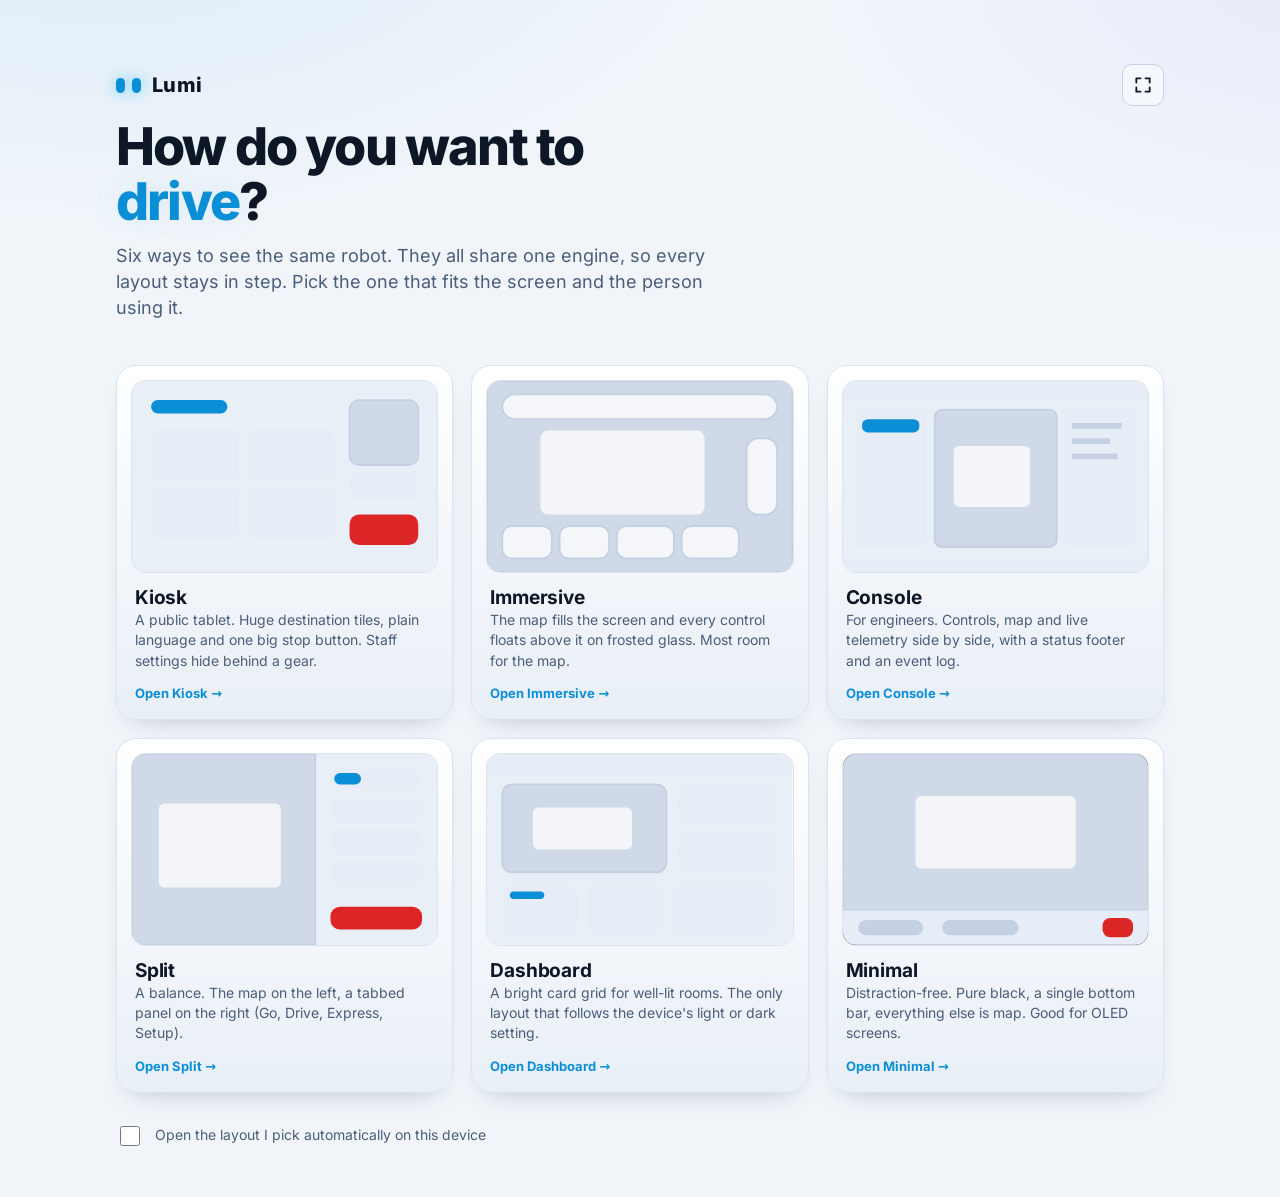
<file: src/omni_base/web_interface/index.html>
<!DOCTYPE html>
<html lang="en">
<head>
<meta charset="UTF-8"/>
<meta name="viewport" content="width=device-width, initial-scale=1"/>
<meta http-equiv="refresh" content="0; url=layouts/"/>
<title>Lumi</title>
<link rel="stylesheet" href="lumi-ui.css"/>
</head>
<body>

<main class="block" aria-live="polite">
  <p><span class="brand"><i class="brand-eyes"></i>Lumi</span></p>
  <p>The old single-page dashboard has been replaced by six layouts that share one engine.</p>
  <p><a class="btn btn-primary" href="layouts/">Choose a layout</a></p>
</main>
</body>
</html>
</file>
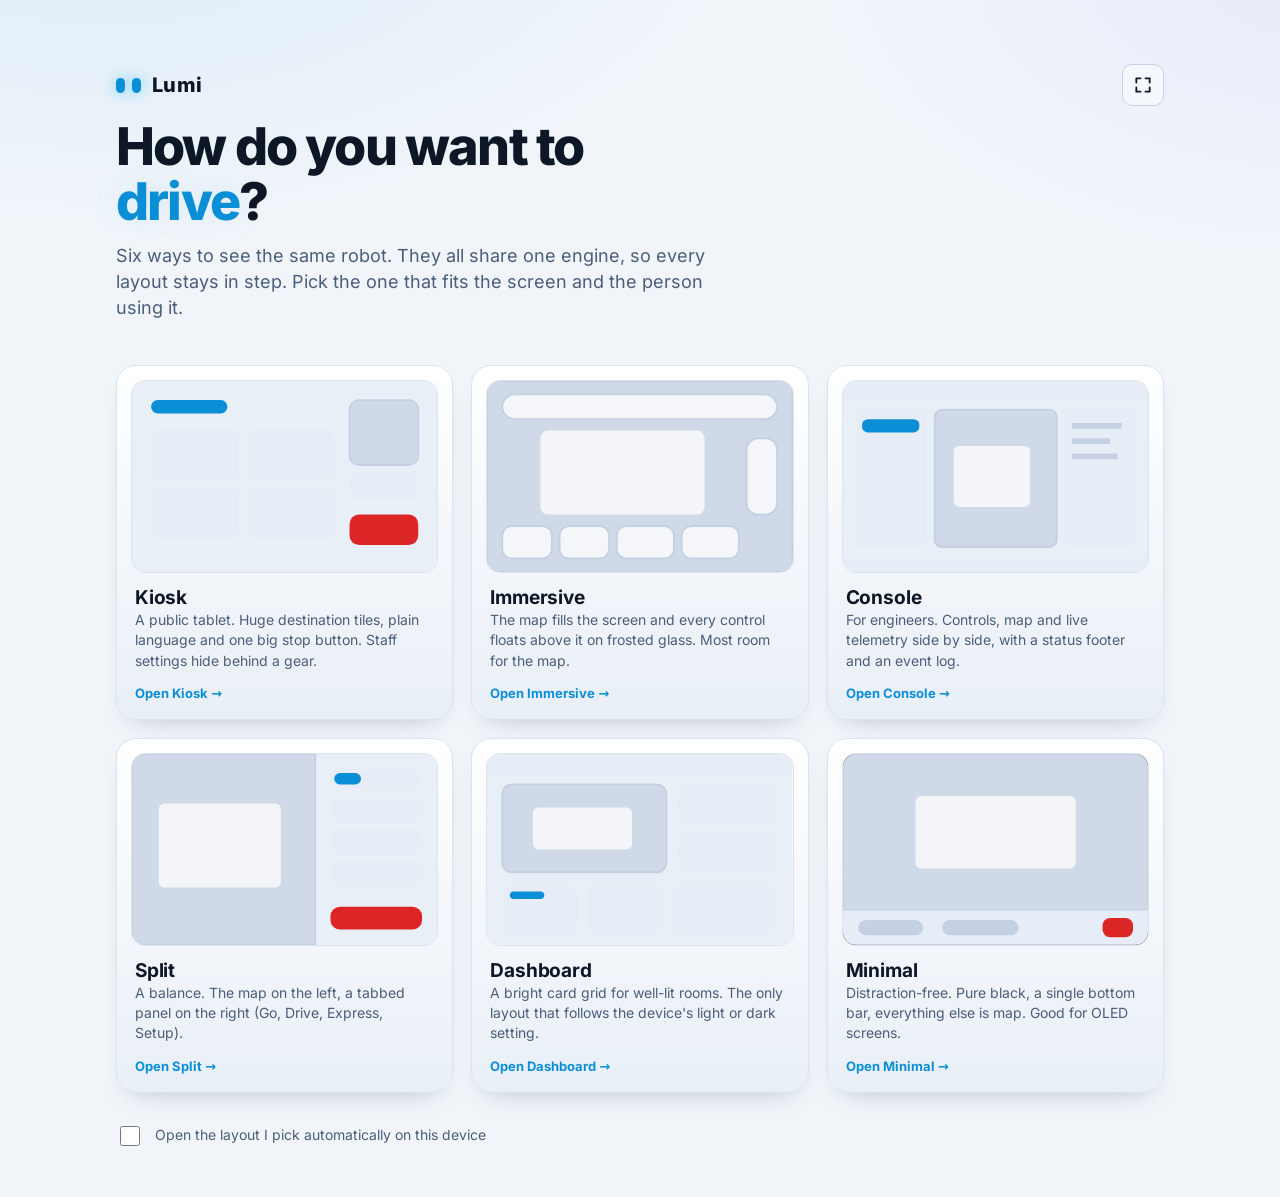
<file: src/omni_base/web_interface/layouts/index.html>
<!DOCTYPE html>
<html lang="en" data-theme="auto">
<head>
<meta charset="UTF-8"/>
<meta name="viewport" content="width=device-width, initial-scale=1, viewport-fit=cover"/>
<meta name="color-scheme" content="dark light"/>
<title>Lumi · Choose a layout</title>
<link rel="stylesheet" href="../lumi-ui.css"/>
<link rel="stylesheet" href="picker.css"/>
<script src="picker.js"></script>
</head>
<body>
<div class="wrap">

  <header class="hero">
    <div class="hero-top">
      <span class="brand"><i class="brand-eyes"></i>Lumi</span>
      <button class="icon-btn" data-action="fullscreen" aria-label="Toggle fullscreen" title="Fullscreen (F)"><svg class="fs-ico" viewBox="0 0 24 24" aria-hidden="true"><path class="fs-in" d="M4 9V4h5M20 9V4h-5M4 15v5h5M20 15v5h-5"/><path class="fs-out" d="M9 4v5H4M15 4v5h5M9 20v-5H4M15 20v-5h5"/></svg></button>
    </div>
    <h1>How do you want to <em>drive</em>?</h1>
    <p>Six ways to see the same robot. They all share one engine, so every layout stays in step. Pick the one that fits the screen and the person using it.</p>
  </header>

  <main class="cards">

    <a class="layout-card" href="kiosk.html" data-layout="kiosk">
      <svg class="thumb" viewBox="0 0 160 100" aria-hidden="true">
        <rect class="s-bg" width="160" height="100"/>
        <rect class="s-card" x="10" y="26" width="46" height="26" rx="5"/><rect class="s-card" x="60" y="26" width="46" height="26" rx="5"/>
        <rect class="s-card" x="10" y="56" width="46" height="26" rx="5"/><rect class="s-card" x="60" y="56" width="46" height="26" rx="5"/>
        <rect class="s-acc" x="10" y="10" width="40" height="7" rx="3.5"/>
        <rect class="s-map" x="114" y="10" width="36" height="34" rx="5"/>
        <rect class="s-card" x="114" y="48" width="36" height="14" rx="4"/><rect class="s-red" x="114" y="70" width="36" height="16" rx="5"/>
      </svg>
      <div><div class="name">Kiosk</div><p class="why">A public tablet. Huge destination tiles, plain language and one big stop button. Staff settings hide behind a gear.</p></div>
      <span class="go">Open Kiosk</span>
    </a>

    <a class="layout-card" href="immersive.html" data-layout="immersive">
      <svg class="thumb" viewBox="0 0 160 100" aria-hidden="true">
        <rect class="s-map" width="160" height="100"/><rect class="s-free" x="28" y="26" width="86" height="44" rx="4"/>
        <rect class="s-glass" x="8" y="7" width="144" height="13" rx="6.5"/>
        <rect class="s-glass" x="136" y="30" width="16" height="40" rx="6"/>
        <rect class="s-glass" x="8" y="76" width="26" height="17" rx="5"/><rect class="s-glass" x="38" y="76" width="26" height="17" rx="5"/>
        <rect class="s-glass" x="68" y="76" width="30" height="17" rx="5"/><rect class="s-glass" x="102" y="76" width="30" height="17" rx="5"/>
      </svg>
      <div><div class="name">Immersive</div><p class="why">The map fills the screen and every control floats above it on frosted glass. Most room for the map.</p></div>
      <span class="go">Open Immersive</span>
    </a>

    <a class="layout-card" href="console.html" data-layout="console">
      <svg class="thumb" viewBox="0 0 160 100" aria-hidden="true">
        <rect class="s-bg" width="160" height="100"/><rect class="s-card" width="160" height="10"/><rect class="s-card" y="92" width="160" height="8"/>
        <rect class="s-card" x="6" y="15" width="38" height="72" rx="4"/><rect class="s-map" x="48" y="15" width="64" height="72" rx="4"/><rect class="s-free" x="58" y="34" width="40" height="32" rx="3"/>
        <rect class="s-card" x="116" y="15" width="38" height="72" rx="4"/>
        <rect class="s-acc" x="10" y="20" width="30" height="7" rx="3"/><rect class="s-line" x="120" y="22" width="26" height="3"/><rect class="s-line" x="120" y="30" width="20" height="3"/><rect class="s-line" x="120" y="38" width="24" height="3"/>
      </svg>
      <div><div class="name">Console</div><p class="why">For engineers. Controls, map and live telemetry side by side, with a status footer and an event log.</p></div>
      <span class="go">Open Console</span>
    </a>

    <a class="layout-card" href="split.html" data-layout="split">
      <svg class="thumb" viewBox="0 0 160 100" aria-hidden="true">
        <rect class="s-bg" width="160" height="100"/>
        <rect class="s-map" x="0" y="0" width="96" height="100"/><rect class="s-free" x="14" y="26" width="64" height="44" rx="3"/>
        <rect class="s-card" x="104" y="8" width="48" height="10" rx="5"/><rect class="s-acc" x="106" y="10" width="14" height="6" rx="3"/>
        <rect class="s-card" x="104" y="24" width="48" height="12" rx="4"/><rect class="s-card" x="104" y="40" width="48" height="12" rx="4"/><rect class="s-card" x="104" y="56" width="48" height="12" rx="4"/>
        <rect class="s-red" x="104" y="80" width="48" height="12" rx="5"/>
      </svg>
      <div><div class="name">Split</div><p class="why">A balance. The map on the left, a tabbed panel on the right (Go, Drive, Express, Setup).</p></div>
      <span class="go">Open Split</span>
    </a>

    <a class="layout-card" href="dashboard.html" data-layout="dashboard">
      <svg class="thumb" viewBox="0 0 160 100" aria-hidden="true">
        <rect class="s-bg" width="160" height="100"/><rect class="s-card" width="160" height="10"/>
        <rect class="s-map" x="8" y="16" width="86" height="46" rx="5"/><rect class="s-free" x="24" y="28" width="52" height="22" rx="3"/>
        <rect class="s-card" x="100" y="16" width="52" height="21" rx="5"/><rect class="s-card" x="100" y="41" width="52" height="21" rx="5"/>
        <rect class="s-card" x="8" y="68" width="40" height="26" rx="5"/><rect class="s-card" x="52" y="68" width="40" height="26" rx="5"/><rect class="s-card" x="96" y="68" width="56" height="26" rx="5"/>
        <rect class="s-acc" x="12" y="72" width="18" height="4" rx="2"/>
      </svg>
      <div><div class="name">Dashboard</div><p class="why">A bright card grid for well-lit rooms. The only layout that follows the device's light or dark setting.</p></div>
      <span class="go">Open Dashboard</span>
    </a>

    <a class="layout-card" href="minimal.html" data-layout="minimal">
      <svg class="thumb" viewBox="0 0 160 100" aria-hidden="true">
        <rect width="160" height="100" fill="#000"/>
        <rect class="s-map" x="0" y="0" width="160" height="82"/><rect class="s-free" x="38" y="22" width="84" height="38" rx="3"/>
        <rect class="s-card" x="0" y="82" width="160" height="18"/>
        <rect class="s-line" x="8" y="87" width="34" height="8" rx="4"/><rect class="s-line" x="52" y="87" width="40" height="8" rx="4"/><rect class="s-red" x="136" y="86" width="16" height="10" rx="4"/>
      </svg>
      <div><div class="name">Minimal</div><p class="why">Distraction-free. Pure black, a single bottom bar, everything else is map. Good for OLED screens.</p></div>
      <span class="go">Open Minimal</span>
    </a>

  </main>

  <label class="remember"><input type="checkbox" id="remember"/> Open the layout I pick automatically on this device</label>
</div>
</body>
</html>
</file>
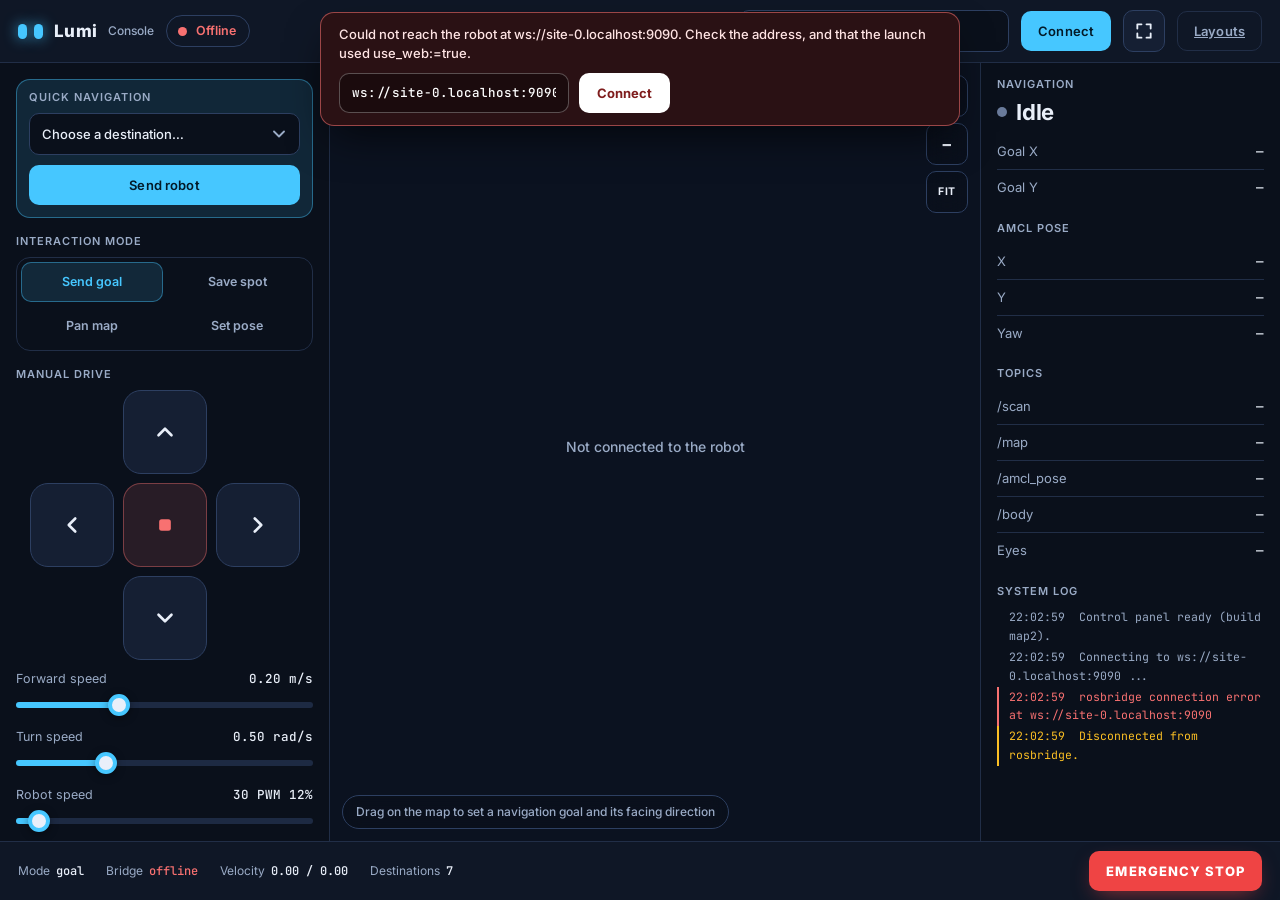
<file: src/omni_base/web_interface/layouts/console.html>
<!DOCTYPE html>
<html lang="en">
<head>
<meta charset="UTF-8"/>
<meta name="viewport" content="width=device-width, initial-scale=1, viewport-fit=cover"/>
<title>Lumi · Console</title>
<link rel="stylesheet" href="../lumi-ui.css"/>
<link rel="stylesheet" href="console.css"/>
<script src="../lib/roslib.min.js"></script>
<script src="../lumi-core.js?v=map2" defer></script>
</head>
<body data-lumi-app="mapCanvas" data-connected="false" data-nav="idle">

<header class="top">
  <span class="brand"><i class="brand-eyes"></i>Lumi <small>Console</small></span>
  <span class="conn"><i class="dot"></i><span data-lumi="conn">Offline</span></span>
  <span class="grow"></span>
  <input class="url" type="text" data-lumi="url" placeholder="ws://PI_IP:9090" aria-label="rosbridge address" spellcheck="false"/>
  <button class="btn btn-primary" data-action="connect">Connect</button>
  <button class="btn btn-danger" data-action="disconnect">Disconnect</button>
  <button class="icon-btn" data-action="fullscreen" aria-label="Toggle fullscreen" title="Fullscreen (F)"><svg class="fs-ico" viewBox="0 0 24 24" aria-hidden="true"><path class="fs-in" d="M4 9V4h5M20 9V4h-5M4 15v5h5M20 15v5h-5"/><path class="fs-out" d="M9 4v5H4M15 4v5h5M9 20v-5H4M15 20v-5h5"/></svg></button>
  <a class="btn btn-ghost" href="index.html?choose">Layouts</a>
</header>

<aside class="side">
  <div class="block hl">
    <span class="eyebrow">Quick navigation</span>
    <select data-lumi="rooms" aria-label="Destination"></select>
    <button class="btn btn-primary btn-block" data-action="go">Send robot</button>
  </div>

  <div class="block">
    <span class="eyebrow">Interaction mode</span>
    <div class="seg cols-2" data-lumi="mode-buttons"></div>
  </div>

  <div class="block">
    <span class="eyebrow">Manual drive</span>
    <div data-lumi="dpad"></div>
    <div class="block" data-lumi="speed-controls"></div>
  </div>

  <div class="block">
    <span class="eyebrow">Eye expression</span>
    <div class="emo-grid" data-lumi="emotion-buttons"></div>
  </div>

  <div class="block">
    <span class="eyebrow">Body &amp; animation</span>
    <div class="chip-grid" data-lumi="body-buttons"></div>
  </div>
</aside>

<main class="stage">
  <div class="map-stage">
    <canvas id="mapCanvas"></canvas>
    <div class="map-tools">
      <button class="icon-btn" data-action="zoom-in" aria-label="Zoom in">+</button>
      <button class="icon-btn" data-action="zoom-out" aria-label="Zoom out">&minus;</button>
      <button class="icon-btn txt" data-action="fit" aria-label="Fit map to view">FIT</button>
    </div>
    <div class="map-hint" data-lumi="hint"></div>
  </div>
  <div class="hud">
    <span class="tag">Map <b data-lumi="mapsize">waiting</b></span>
    <span class="tag">Zoom <b data-lumi="zoom">1.0x</b></span>
    <span class="tag">Cursor <b data-lumi="cursor">0.00, 0.00</b></span>
    <span class="tag">Heard <b data-lumi="voice">&mdash;</b></span>
  </div>
</main>

<aside class="info">
  <div class="block">
    <span class="eyebrow">Navigation</span>
    <div class="navchip" data-lumi="navstate">Idle</div>
    <div>
      <div class="row"><span>Goal X</span><b data-lumi="gx">&mdash;</b></div>
      <div class="row"><span>Goal Y</span><b data-lumi="gy">&mdash;</b></div>
    </div>
  </div>
  <div class="block">
    <span class="eyebrow">AMCL pose</span>
    <div>
      <div class="row"><span>X</span><b data-lumi="px">&mdash;</b></div>
      <div class="row"><span>Y</span><b data-lumi="py">&mdash;</b></div>
      <div class="row"><span>Yaw</span><b data-lumi="pyaw">&mdash;</b></div>
    </div>
  </div>
  <div class="block">
    <span class="eyebrow">Topics</span>
    <div>
      <div class="row"><span>/scan</span><b data-lumi="scan">&mdash;</b></div>
      <div class="row"><span>/map</span><b data-lumi="mapstat">&mdash;</b></div>
      <div class="row"><span>/amcl_pose</span><b data-lumi="amcl">&mdash;</b></div>
      <div class="row"><span>/body</span><b data-lumi="body">&mdash;</b></div>
      <div class="row"><span>Eyes</span><b data-lumi="emotion">&mdash;</b></div>
    </div>
  </div>
  <div class="block">
    <span class="eyebrow">System log</span>
    <div class="log" data-lumi="log"></div>
  </div>
</aside>

<footer class="foot">
  <span>Mode<b data-lumi="mode">goal</b></span>
  <span>Bridge<b data-lumi="rosurl">offline</b></span>
  <span>Velocity<b data-lumi="vel">0.00 / 0.00</b></span>
  <span>Destinations<b data-lumi="roomcount">0</b></span>
  <span class="right">
    <button class="btn btn-danger" data-action="cancel">Cancel goal</button>
    <button class="btn btn-stop" data-action="stop">Emergency stop</button>
  </span>
</footer>

<div class="toast" data-lumi="toast"><span data-lumi="toast-msg"></span></div>
</body>
</html>
</file>
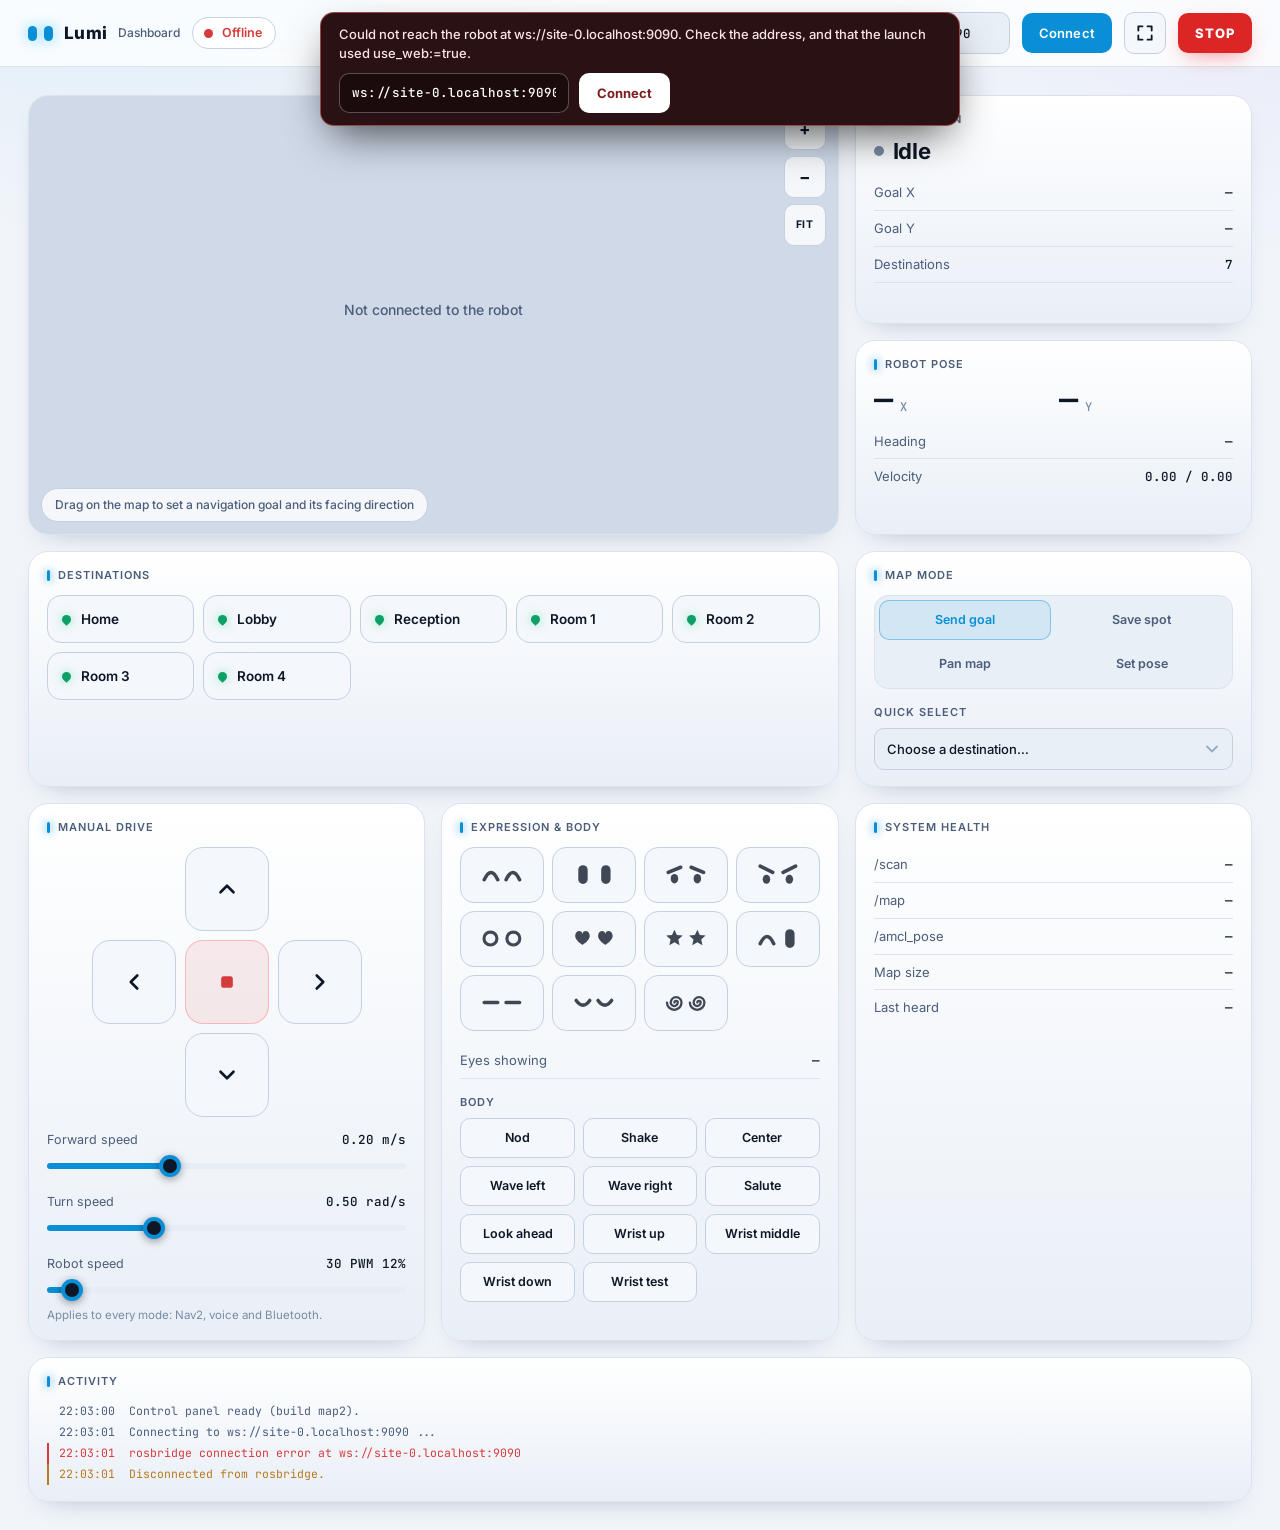
<file: src/omni_base/web_interface/layouts/dashboard.html>
<!DOCTYPE html>
<html lang="en" data-theme="auto">
<head>
<meta charset="UTF-8"/>
<meta name="viewport" content="width=device-width, initial-scale=1, viewport-fit=cover"/>
<meta name="color-scheme" content="dark light"/>
<title>Lumi · Dashboard</title>
<link rel="stylesheet" href="../lumi-ui.css"/>
<link rel="stylesheet" href="dashboard.css"/>
<script src="../lib/roslib.min.js"></script>
<script src="../lumi-core.js?v=map2" defer></script>
</head>
<body data-lumi-app="mapCanvas" data-connected="false" data-nav="idle">

<header class="topbar">
  <span class="brand"><i class="brand-eyes"></i>Lumi <small>Dashboard</small></span>
  <span class="conn"><i class="dot"></i><span data-lumi="conn">Offline</span></span>
  <span class="grow"></span>
  <input class="url" type="text" data-lumi="url" placeholder="ws://PI_IP:9090" aria-label="rosbridge address" spellcheck="false"/>
  <button class="btn btn-primary" data-action="connect">Connect</button>
  <button class="btn btn-danger" data-action="disconnect">Disconnect</button>
  <button class="icon-btn" data-action="fullscreen" aria-label="Toggle fullscreen" title="Fullscreen (F)"><svg class="fs-ico" viewBox="0 0 24 24" aria-hidden="true"><path class="fs-in" d="M4 9V4h5M20 9V4h-5M4 15v5h5M20 15v5h-5"/><path class="fs-out" d="M9 4v5H4M15 4v5h5M9 20v-5H4M15 20v-5h5"/></svg></button>
  <button class="btn btn-stop" data-action="stop">Stop</button>
</header>

<main class="grid">

  <section class="card map a-map" aria-label="Map">
    <div class="map-stage">
      <canvas id="mapCanvas"></canvas>
      <div class="map-tools">
        <button class="icon-btn" data-action="zoom-in" aria-label="Zoom in">+</button>
        <button class="icon-btn" data-action="zoom-out" aria-label="Zoom out">&minus;</button>
        <button class="icon-btn txt" data-action="fit" aria-label="Fit map to view">FIT</button>
      </div>
      <div class="map-hint" data-lumi="hint"></div>
    </div>
  </section>

  <section class="card a-nav">
    <h3 class="card-title eyebrow">Navigation</h3>
    <div class="navchip mb-12" data-lumi="navstate">Idle</div>
    <div class="row"><span>Goal X</span><b data-lumi="gx">&mdash;</b></div>
    <div class="row"><span>Goal Y</span><b data-lumi="gy">&mdash;</b></div>
    <div class="row"><span>Destinations</span><b data-lumi="roomcount">0</b></div>
    <button class="btn btn-danger btn-block mt-12" data-action="cancel">Cancel goal</button>
  </section>

  <section class="card a-pose">
    <h3 class="card-title eyebrow">Robot pose</h3>
    <div class="pose-pair">
      <div class="metric"><span class="num" data-lumi="px">&mdash;</span><span class="unit">x</span></div>
      <div class="metric"><span class="num" data-lumi="py">&mdash;</span><span class="unit">y</span></div>
    </div>
    <div class="row"><span>Heading</span><b data-lumi="pyaw">&mdash;</b></div>
    <div class="row"><span>Velocity</span><b data-lumi="vel">0.00 / 0.00</b></div>
  </section>

  <section class="card a-dest">
    <h3 class="card-title eyebrow">Destinations</h3>
    <div class="room-grid" data-lumi="room-buttons"></div>
  </section>

  <section class="card a-modes">
    <h3 class="card-title eyebrow">Map mode</h3>
    <div class="seg cols-2" data-lumi="mode-buttons"></div>
    <h3 class="subhead eyebrow">Quick select</h3>
    <select data-lumi="rooms" data-autogo aria-label="Go to destination"></select>
  </section>

  <section class="card a-drive">
    <h3 class="card-title eyebrow">Manual drive</h3>
    <div class="stack">
      <div data-lumi="dpad"></div>
      <div class="stack" data-lumi="speed-controls"></div>
    </div>
  </section>

  <section class="card a-expr">
    <h3 class="card-title eyebrow">Expression &amp; body</h3>
    <div class="emo-grid" data-lumi="emotion-buttons"></div>
    <div class="row mt-12"><span>Eyes showing</span><b data-lumi="emotion">&mdash;</b></div>
    <h3 class="subhead eyebrow">Body</h3>
    <div class="chip-grid" data-lumi="body-buttons"></div>
  </section>

  <section class="card a-health">
    <h3 class="card-title eyebrow">System health</h3>
    <div class="row"><span>/scan</span><b data-lumi="scan">&mdash;</b></div>
    <div class="row"><span>/map</span><b data-lumi="mapstat">&mdash;</b></div>
    <div class="row"><span>/amcl_pose</span><b data-lumi="amcl">&mdash;</b></div>
    <div class="row"><span>Map size</span><b data-lumi="mapsize">&mdash;</b></div>
    <div class="row"><span>Last heard</span><b data-lumi="voice">&mdash;</b></div>
  </section>

  <section class="card a-log">
    <h3 class="card-title eyebrow">Activity</h3>
    <div class="log" data-lumi="log"></div>
  </section>

</main>

<div class="toast" data-lumi="toast"><span data-lumi="toast-msg"></span></div>
</body>
</html>
</file>
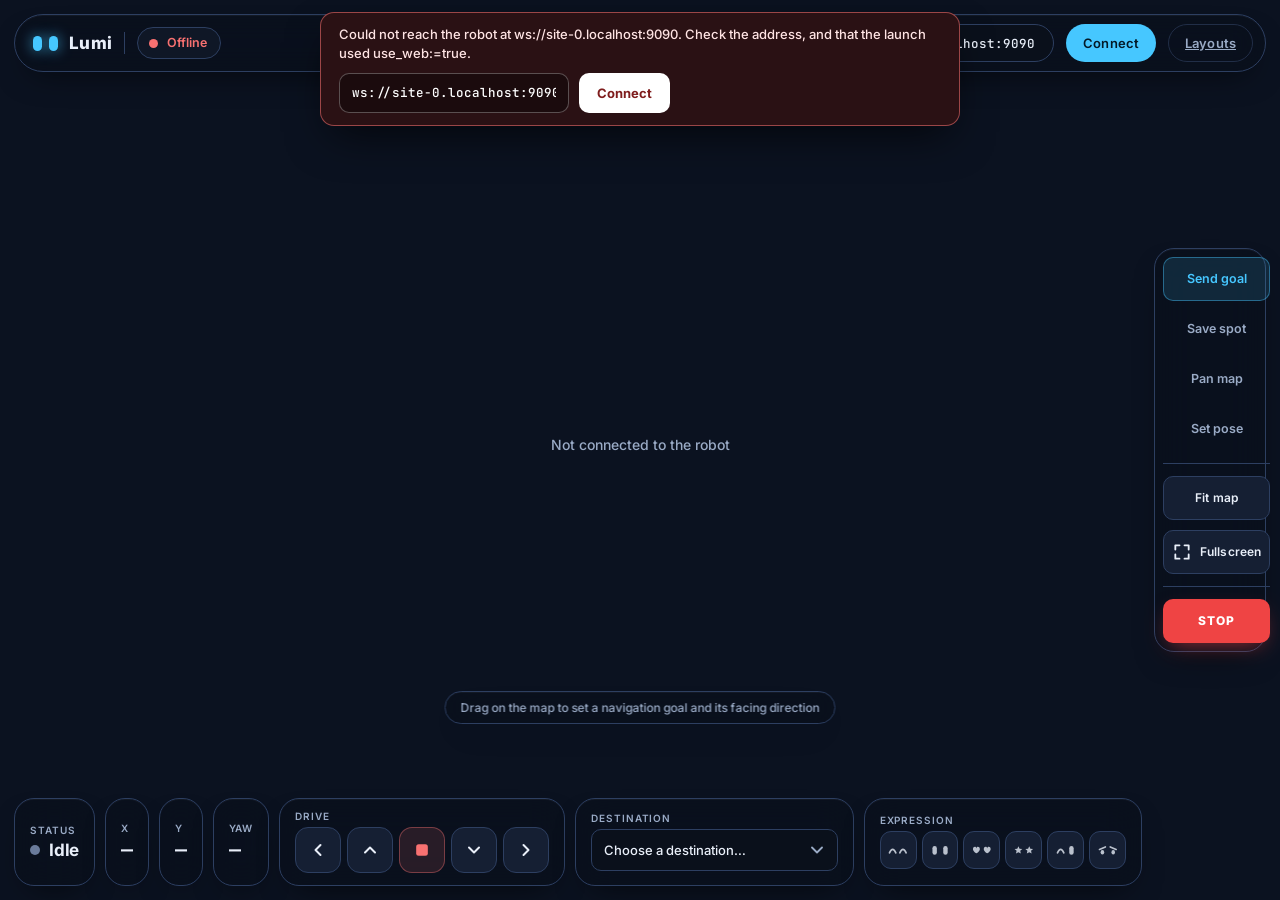
<file: src/omni_base/web_interface/layouts/immersive.html>
<!DOCTYPE html>
<html lang="en">
<head>
<meta charset="UTF-8"/>
<meta name="viewport" content="width=device-width, initial-scale=1, viewport-fit=cover"/>
<title>Lumi · Immersive</title>
<link rel="stylesheet" href="../lumi-ui.css"/>
<link rel="stylesheet" href="immersive.css"/>
<script src="../lib/roslib.min.js"></script>
<script src="../lumi-core.js?v=map2" defer></script>
</head>
<body data-lumi-app="mapCanvas" data-connected="false" data-nav="idle">

<div class="world">
  <div class="map-stage"><canvas id="mapCanvas"></canvas></div>
</div>

<header class="hud-top glass">
  <span class="brand"><i class="brand-eyes"></i><span class="bn">Lumi</span></span>
  <span class="sep"></span>
  <span class="conn"><i class="dot"></i><span data-lumi="conn">Offline</span></span>
  <span class="grow"></span>
  <input class="url" type="text" data-lumi="url" placeholder="ws://IP:9090" aria-label="rosbridge address" spellcheck="false"/>
  <button class="btn btn-primary" data-action="connect">Connect</button>
  <button class="btn btn-danger" data-action="disconnect">Disconnect</button>
  <a class="btn btn-ghost" href="index.html?choose">Layouts</a>
</header>

<nav class="hud-rail glass" aria-label="Map tools">
  <div class="seg vertical" data-lumi="mode-buttons"></div>
  <hr/>
  <button class="btn" data-action="fit">Fit map</button>
  <button class="btn" data-action="fullscreen" aria-label="Toggle fullscreen" title="Fullscreen (F)"><svg class="fs-ico" viewBox="0 0 24 24" aria-hidden="true"><path class="fs-in" d="M4 9V4h5M20 9V4h-5M4 15v5h5M20 15v5h-5"/><path class="fs-out" d="M9 4v5H4M15 4v5h5M9 20v-5H4M15 20v-5h5"/></svg><span class="lbl">Fullscreen</span></button>
  <hr/>
  <button class="btn btn-danger" data-action="cancel">Cancel</button>
  <button class="btn btn-stop" data-action="stop">Stop</button>
</nav>

<div class="hint glass" data-lumi="hint"></div>

<section class="hud-bottom">
  <div class="panel glass stat"><span class="eyebrow">Status</span><span class="val txt navchip" data-lumi="navstate">Idle</span></div>
  <div class="panel glass stat"><span class="eyebrow">X</span><span class="val" data-lumi="px">&mdash;</span></div>
  <div class="panel glass stat"><span class="eyebrow">Y</span><span class="val" data-lumi="py">&mdash;</span></div>
  <div class="panel glass stat"><span class="eyebrow">Yaw</span><span class="val" data-lumi="pyaw">&mdash;</span></div>
  <div class="panel glass pad"><span class="eyebrow">Drive</span><div data-lumi="dpad" data-variant="row"></div></div>
  <div class="panel glass grow-panel">
    <span class="eyebrow">Destination</span>
    <select data-lumi="rooms" data-autogo aria-label="Destination"></select>
  </div>
  <div class="panel glass grow-panel">
    <span class="eyebrow">Expression</span>
    <div class="emo-grid" data-lumi="emotion-buttons" data-only="happy,neutral,love,excited,wink,sad"></div>
  </div>
</section>

<div class="toast" data-lumi="toast"><span data-lumi="toast-msg"></span></div>
<!-- teleop speeds without sliders -->
<input type="hidden" data-lumi="lin-speed" value="0.20"/>
<input type="hidden" data-lumi="ang-speed" value="0.50"/>
</body>
</html>
</file>
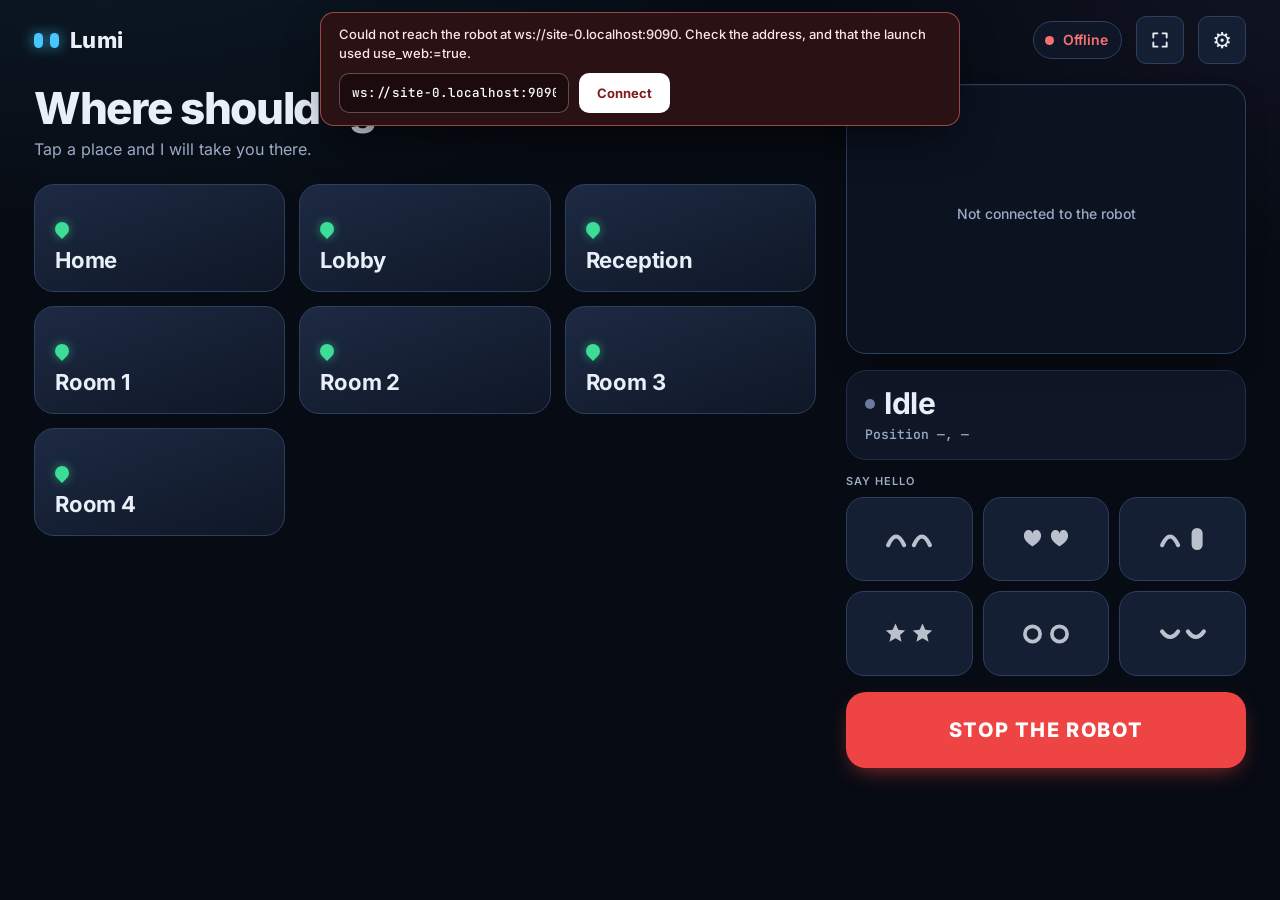
<file: src/omni_base/web_interface/layouts/kiosk.html>
<!DOCTYPE html>
<html lang="en">
<head>
<meta charset="UTF-8"/>
<meta name="viewport" content="width=device-width, initial-scale=1, viewport-fit=cover"/>
<title>Lumi · Kiosk</title>
<link rel="stylesheet" href="../lumi-ui.css"/>
<link rel="stylesheet" href="kiosk.css"/>
<script src="../lib/roslib.min.js"></script>
<script src="../lumi-core.js?v=map2" defer></script>
</head>
<body data-lumi-app="mapCanvas" data-connected="false" data-nav="idle">

<header class="bar">
  <span class="brand"><i class="brand-eyes"></i>Lumi</span>
  <span class="grow"></span>
  <span class="conn"><i class="dot"></i><span data-lumi="conn">Offline</span></span>
  <button class="icon-btn" data-action="fullscreen" aria-label="Toggle fullscreen" title="Fullscreen (F)"><svg class="fs-ico" viewBox="0 0 24 24" aria-hidden="true"><path class="fs-in" d="M4 9V4h5M20 9V4h-5M4 15v5h5M20 15v5h-5"/><path class="fs-out" d="M9 4v5H4M15 4v5h5M9 20v-5H4M15 20v-5h5"/></svg></button>
  <button class="icon-btn" data-open="drawer" aria-label="Settings" title="Settings">&#9881;</button>
</header>

<main class="main">
  <section class="dest">
    <h2>Where should I go?</h2>
    <p>Tap a place and I will take you there.</p>
    <!-- filled automatically from the robot's known and saved locations -->
    <div class="room-grid" data-lumi="room-buttons"></div>
  </section>

  <aside class="side">
    <div class="map-stage mini-map"><canvas id="mapCanvas"></canvas></div>
    <div class="status-card">
      <div class="navchip" data-lumi="navstate">Idle</div>
      <div class="sub">Position <span data-lumi="px">&mdash;</span>, <span data-lumi="py">&mdash;</span></div>
    </div>
    <div class="hello">
      <span class="eyebrow">Say hello</span>
      <div class="emo-grid" data-lumi="emotion-buttons" data-only="happy,love,wink,excited,surprised,sleepy"></div>
    </div>
    <button class="btn btn-stop btn-lg big-stop" data-action="stop">Stop the robot</button>
  </aside>
</main>

<!-- Staff-only: kept out of the main view -->
<div class="overlay" id="drawer">
  <div class="overlay-box">
    <div class="overlay-head"><h3>Settings</h3><button class="icon-btn" data-close aria-label="Close">&#10005;</button></div>
    <div class="block">
      <span class="eyebrow">Robot connection</span>
      <input type="text" data-lumi="url" placeholder="ws://192.168.1.10:9090" aria-label="rosbridge address" spellcheck="false"/>
      <div class="btn-row">
        <button class="btn btn-primary" data-action="connect">Connect</button>
        <button class="btn btn-danger" data-action="disconnect">Disconnect</button>
        <button class="btn btn-ghost" data-action="fit">Fit map</button>
        <a class="btn btn-ghost" href="index.html?choose">Layouts</a>
      </div>
    </div>
    <div class="block">
      <span class="eyebrow">Manual drive</span>
      <div data-lumi="dpad"></div>
    </div>
  </div>
</div>

<div class="toast" data-lumi="toast"><span data-lumi="toast-msg"></span></div>
<input type="hidden" data-lumi="lin-speed" value="0.18"/>
<input type="hidden" data-lumi="ang-speed" value="0.45"/>
</body>
</html>
</file>
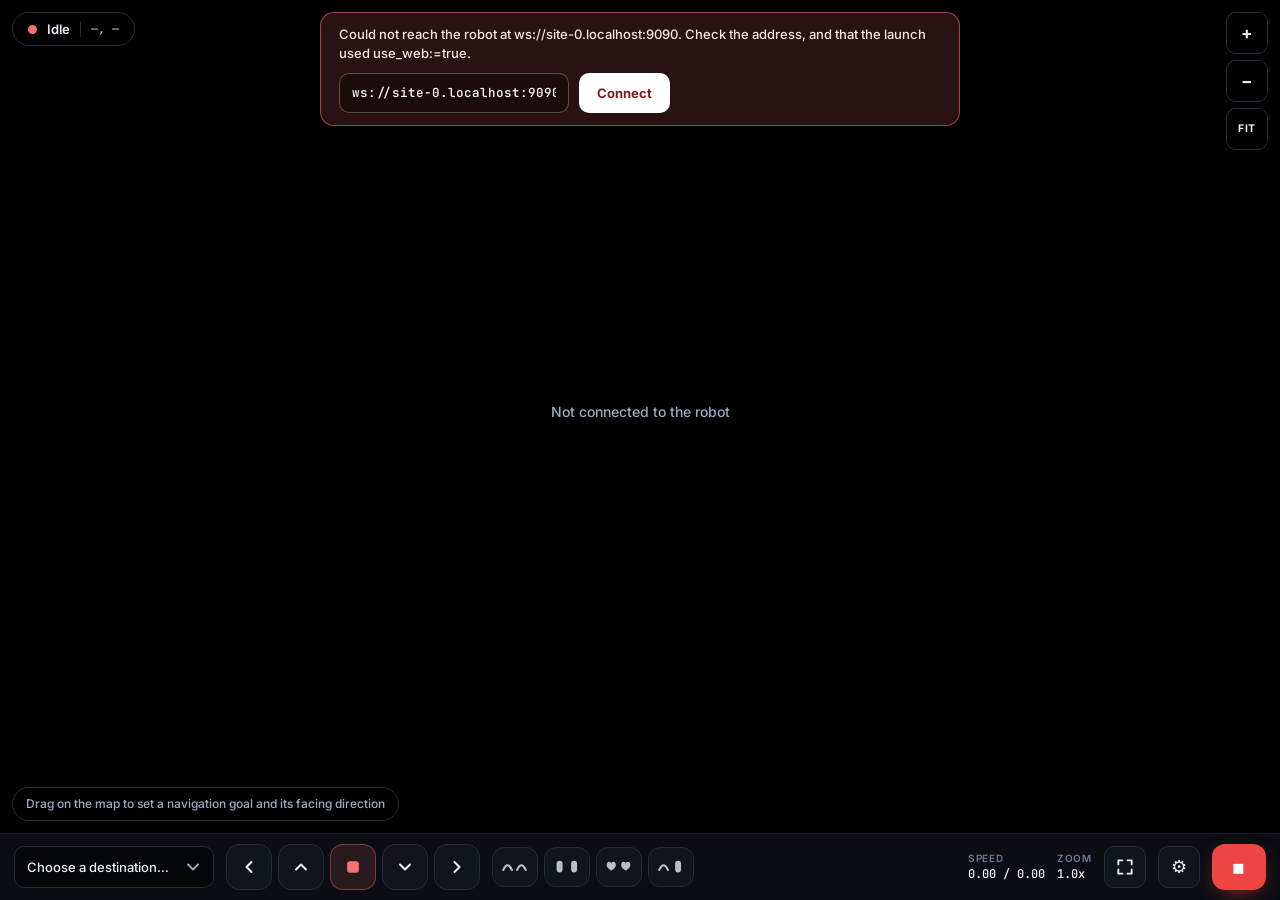
<file: src/omni_base/web_interface/layouts/minimal.html>
<!DOCTYPE html>
<html lang="en" data-theme="oled">
<head>
<meta charset="UTF-8"/>
<meta name="viewport" content="width=device-width, initial-scale=1, viewport-fit=cover"/>
<meta name="theme-color" content="#000000"/>
<title>Lumi · Minimal</title>
<link rel="stylesheet" href="../lumi-ui.css"/>
<link rel="stylesheet" href="minimal.css"/>
<script src="../lib/roslib.min.js"></script>
<script src="../lumi-core.js?v=map2" defer></script>
</head>
<body data-lumi-app="mapCanvas" data-connected="false" data-nav="idle">

<main class="map">
  <div class="map-stage">
    <canvas id="mapCanvas"></canvas>
    <div class="map-tools">
      <button class="icon-btn" data-action="zoom-in" aria-label="Zoom in">+</button>
      <button class="icon-btn" data-action="zoom-out" aria-label="Zoom out">&minus;</button>
      <button class="icon-btn txt" data-action="fit" aria-label="Fit map to view">FIT</button>
    </div>
    <div class="map-hint" data-lumi="hint"></div>
  </div>
  <div class="status">
    <i class="dot"></i>
    <span data-lumi="navstate">Idle</span>
    <span class="pos"><span data-lumi="px">&mdash;</span>, <span data-lumi="py">&mdash;</span></span>
  </div>
</main>

<footer class="bar">
  <select data-lumi="rooms" data-autogo aria-label="Destination"></select>
  <div data-lumi="dpad" data-variant="row"></div>
  <div class="emo-grid" data-lumi="emotion-buttons" data-only="happy,neutral,love,wink"></div>
  <span class="grow"></span>
  <span class="mini">Speed<b data-lumi="vel">0.00 / 0.00</b></span>
  <span class="mini">Zoom<b data-lumi="zoom">1.0x</b></span>
  <button class="icon-btn" data-action="fullscreen" aria-label="Toggle fullscreen" title="Fullscreen (F)"><svg class="fs-ico" viewBox="0 0 24 24" aria-hidden="true"><path class="fs-in" d="M4 9V4h5M20 9V4h-5M4 15v5h5M20 15v5h-5"/><path class="fs-out" d="M9 4v5H4M15 4v5h5M9 20v-5H4M15 20v-5h5"/></svg></button>
  <button class="icon-btn" data-open="sheet" aria-label="Settings" title="Settings">&#9881;</button>
  <button class="btn btn-stop stop-sq" data-action="stop" aria-label="Stop" title="Stop">&#9632;</button>
</footer>

<div class="overlay" id="sheet">
  <div class="overlay-box">
    <div class="overlay-head"><h3>Settings</h3><button class="icon-btn" data-close aria-label="Close">&#10005;</button></div>
    <div class="block">
      <span class="eyebrow">Connection</span>
      <input type="text" data-lumi="url" placeholder="ws://192.168.1.10:9090" aria-label="rosbridge address" spellcheck="false"/>
      <div class="btn-row">
        <button class="btn btn-primary" data-action="connect">Connect</button>
        <button class="btn btn-danger" data-action="disconnect">Disconnect</button>
        <button class="btn btn-danger" data-action="cancel">Cancel goal</button>
        <a class="btn btn-ghost" href="index.html?choose">Layouts</a>
      </div>
    </div>
    <div class="block">
      <span class="eyebrow">Map mode</span>
      <div class="seg cols-2" data-lumi="mode-buttons"></div>
    </div>
  </div>
</div>

<div class="toast" data-lumi="toast"><span data-lumi="toast-msg"></span></div>
<input type="hidden" data-lumi="lin-speed" value="0.20"/>
<input type="hidden" data-lumi="ang-speed" value="0.50"/>
</body>
</html>
</file>
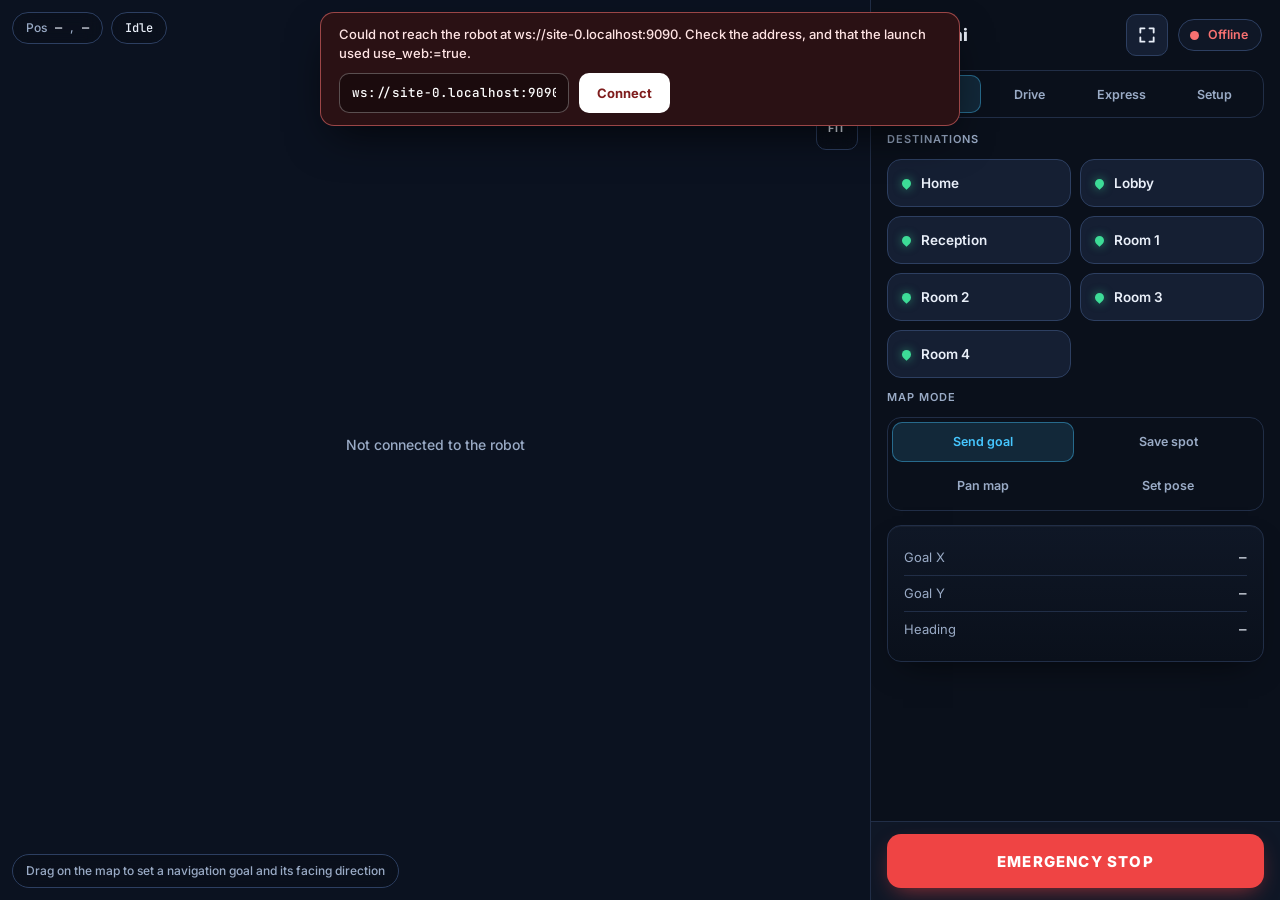
<file: src/omni_base/web_interface/layouts/split.html>
<!DOCTYPE html>
<html lang="en">
<head>
<meta charset="UTF-8"/>
<meta name="viewport" content="width=device-width, initial-scale=1, viewport-fit=cover"/>
<title>Lumi · Split</title>
<link rel="stylesheet" href="../lumi-ui.css"/>
<link rel="stylesheet" href="split.css"/>
<script src="../lib/roslib.min.js"></script>
<script src="../lumi-core.js?v=map2" defer></script>
</head>
<body data-lumi-app="mapCanvas" data-connected="false" data-nav="idle">

<section class="map-side" aria-label="Map">
  <div class="map-stage">
    <canvas id="mapCanvas"></canvas>
    <div class="map-tools">
      <button class="icon-btn" data-action="zoom-in" aria-label="Zoom in">+</button>
      <button class="icon-btn" data-action="zoom-out" aria-label="Zoom out">&minus;</button>
      <button class="icon-btn txt" data-action="fit" aria-label="Fit map to view">FIT</button>
    </div>
    <div class="map-hint" data-lumi="hint"></div>
  </div>
  <div class="overlay-top">
    <span class="tag">Pos <b data-lumi="px">&mdash;</b>, <b data-lumi="py">&mdash;</b></span>
    <span class="tag"><b data-lumi="navstate">Idle</b></span>
  </div>
</section>

<section class="ctrl-side">
  <div class="ctrl-head">
    <span class="brand"><i class="brand-eyes"></i>Lumi</span>
    <span class="grow"></span>
    <button class="icon-btn" data-action="fullscreen" aria-label="Toggle fullscreen" title="Fullscreen (F)"><svg class="fs-ico" viewBox="0 0 24 24" aria-hidden="true"><path class="fs-in" d="M4 9V4h5M20 9V4h-5M4 15v5h5M20 15v5h-5"/><path class="fs-out" d="M9 4v5H4M15 4v5h5M9 20v-5H4M15 20v-5h5"/></svg></button>
    <span class="conn"><i class="dot"></i><span data-lumi="conn">Offline</span></span>
  </div>

  <div class="tabs" role="tablist">
    <button class="tab" data-tab="go">Go</button>
    <button class="tab" data-tab="drive">Drive</button>
    <button class="tab" data-tab="express">Express</button>
    <button class="tab" data-tab="setup">Setup</button>
  </div>

  <div class="tab-body">

    <div class="pane" data-tabpanel="go">
      <span class="eyebrow">Destinations</span>
      <div class="room-grid" data-lumi="room-buttons"></div>
      <span class="eyebrow">Map mode</span>
      <div class="seg cols-2" data-lumi="mode-buttons"></div>
      <div class="card">
        <div class="row"><span>Goal X</span><b data-lumi="gx">&mdash;</b></div>
        <div class="row"><span>Goal Y</span><b data-lumi="gy">&mdash;</b></div>
        <div class="row"><span>Heading</span><b data-lumi="pyaw">&mdash;</b></div>
      </div>
      <button class="btn btn-danger btn-block" data-action="cancel">Cancel current goal</button>
    </div>

    <div class="pane" data-tabpanel="drive">
      <span class="eyebrow">Manual drive</span>
      <div data-lumi="dpad"></div>
      <div class="card"><div class="pane" data-lumi="speed-controls"></div></div>
      <div class="card"><div class="row"><span>Live velocity</span><b data-lumi="vel">0.00 / 0.00</b></div></div>
    </div>

    <div class="pane" data-tabpanel="express">
      <span class="eyebrow">Eye expression</span>
      <div class="emo-grid" data-lumi="emotion-buttons"></div>
      <span class="eyebrow">Body</span>
      <div class="chip-grid" data-lumi="body-buttons"></div>
      <div class="card">
        <div class="row"><span>Eyes showing</span><b data-lumi="emotion">&mdash;</b></div>
        <div class="row"><span>Last heard</span><b data-lumi="voice">&mdash;</b></div>
      </div>
    </div>

    <div class="pane" data-tabpanel="setup">
      <span class="eyebrow">Rosbridge</span>
      <input type="text" data-lumi="url" placeholder="ws://192.168.1.10:9090" aria-label="rosbridge address" spellcheck="false"/>
      <div class="btn-row">
        <button class="btn btn-primary" data-action="connect">Connect</button>
        <button class="btn btn-danger" data-action="disconnect">Disconnect</button>
        <a class="btn btn-ghost" href="index.html?choose">Layouts</a>
      </div>
      <span class="eyebrow">Topic health</span>
      <div class="card">
        <div class="row"><span>/scan</span><b data-lumi="scan">&mdash;</b></div>
        <div class="row"><span>/map</span><b data-lumi="mapstat">&mdash;</b></div>
        <div class="row"><span>/amcl_pose</span><b data-lumi="amcl">&mdash;</b></div>
        <div class="row"><span>Map size</span><b data-lumi="mapsize">&mdash;</b></div>
        <div class="row"><span>Destinations</span><b data-lumi="roomcount">0</b></div>
      </div>
      <span class="eyebrow">Log</span>
      <div class="log" data-lumi="log"></div>
    </div>

  </div>

  <div class="stop-bar">
    <button class="btn btn-stop btn-lg btn-block" data-action="stop">Emergency stop</button>
  </div>
</section>

<div class="toast" data-lumi="toast"><span data-lumi="toast-msg"></span></div>
</body>
</html>
</file>
<file: src/omni_base/web_interface/lumi-ui.css>
/*  LUMI design system — shared by every dashboard layout.
 *
 *  Layouts add only arrangement (grid areas, which panels exist). Colour, type, controls and
 *  states live here so the six layouts cannot drift apart.
 *
 *  Contract with lumi-core.js:
 *    - it reads --accent --green --dim --text and --map-* to paint the map canvas
 *    - it toggles .show (toast), .act (mode / emotion buttons), .held (drive buttons)
 *    - it sets  body[data-connected], body[data-nav], body[data-emotion]  and  [data-state=ok|warn|err]
 *
 *  Theme: "calm instrument glow". Ink-blue surfaces, hairline borders, one luminous accent (the
 *  colour of Lumi's eyes) used sparingly, semantic colours for state. Dark by default; add
 *  data-theme="auto" to <html> to follow the device's light/dark setting.
 */

/* ── Fonts (served locally: the dashboards must work with no internet) ─────────────────────── */
@font-face { font-family: "Inter"; font-weight: 100 900; font-style: normal; font-display: swap;
  src: url("lib/fonts/inter-latin-wght-normal.woff2") format("woff2"); }
@font-face { font-family: "JetBrains Mono"; font-weight: 100 800; font-style: normal; font-display: swap;
  src: url("lib/fonts/jetbrains-mono-latin-wght-normal.woff2") format("woff2"); }

/* ── Tokens ────────────────────────────────────────────────────────────────────────────────── */
:root {
  color-scheme: dark;

  --bg: #070b13;        --bg-2: #0a101b;
  --surface: #0f1726;   --surface-2: #151f33;   --surface-3: #1d2a43;
  --line: #212e47;      --line-2: #2d3f61;

  --text: #e9eff9;      --dim: #9aabc6;         --faint: #6a7b9b;

  --accent: #46c7ff;    --accent-strong: #19a9f2;  --accent-ink: #031a28;
  --accent-soft: rgba(70, 199, 255, .13);          --accent-line: rgba(70, 199, 255, .42);
  --violet: #9b8cff;
  --green: #3ddc97;     --green-soft: rgba(61, 220, 151, .13);
  --yellow: #fbbf24;    --yellow-soft: rgba(251, 191, 36, .13);
  --red: #f87171;       --red-soft: rgba(248, 113, 113, .13);   --red-solid: #ef4444;

  /* map canvas (read by lumi-core.js) */
  --map-unknown: #0b1220;  --map-wall: #020617;  --map-free: #dfe7f3;

  --r-sm: 10px;  --r: 14px;  --r-lg: 20px;
  --font: "Inter", system-ui, -apple-system, "Segoe UI", Roboto, "Helvetica Neue", Arial, sans-serif;
  --mono: "JetBrains Mono", ui-monospace, SFMono-Regular, Menlo, Consolas, monospace;
  --ease: cubic-bezier(.2, .8, .2, 1);
  --lift: 0 1px 0 rgba(255, 255, 255, .04) inset, 0 14px 32px -16px rgba(0, 0, 0, .7);
  --glass: rgba(10, 16, 27, .72);
  --ambient:
    radial-gradient(1100px 560px at 8% -12%, rgba(70, 199, 255, .085), transparent 62%),
    radial-gradient(900px 520px at 104% -4%, rgba(155, 140, 255, .07), transparent 58%);
}

/* Light variant: opt in per page with <html data-theme="light"> or "auto" (follows the device). */
:root[data-theme="light"] {
  color-scheme: light;
  --bg: #f1f5fa;  --bg-2: #e9eff7;
  --surface: #ffffff;  --surface-2: #f4f7fb;  --surface-3: #e6edf7;
  --line: #dbe3ef;  --line-2: #c5d1e3;
  --text: #0d1726;  --dim: #4b5d7a;  --faint: #7a8aa5;
  --accent: #0a8fd6;  --accent-strong: #0678b8;  --accent-ink: #ffffff;
  --accent-soft: rgba(10, 143, 214, .1);  --accent-line: rgba(10, 143, 214, .4);
  --violet: #6d5ce8;
  --green: #0d9f66;  --green-soft: rgba(13, 159, 102, .11);
  --yellow: #b7791f;  --yellow-soft: rgba(183, 121, 31, .12);
  --red: #d63b3b;  --red-soft: rgba(214, 59, 59, .09);  --red-solid: #dc2626;
  --map-unknown: #cfd9e8;  --map-wall: #0d1726;  --map-free: #ffffff;
  --lift: 0 1px 0 rgba(255, 255, 255, .8) inset, 0 12px 28px -18px rgba(15, 30, 60, .35);
  --glass: rgba(255, 255, 255, .78);
  --ambient:
    radial-gradient(1100px 560px at 8% -12%, rgba(10, 143, 214, .09), transparent 62%),
    radial-gradient(900px 520px at 104% -4%, rgba(109, 92, 232, .07), transparent 58%);
}
@media (prefers-color-scheme: light) {
  :root[data-theme="auto"] {
    color-scheme: light;
    --bg: #f1f5fa;  --bg-2: #e9eff7;
    --surface: #ffffff;  --surface-2: #f4f7fb;  --surface-3: #e6edf7;
    --line: #dbe3ef;  --line-2: #c5d1e3;
    --text: #0d1726;  --dim: #4b5d7a;  --faint: #7a8aa5;
    --accent: #0a8fd6;  --accent-strong: #0678b8;  --accent-ink: #ffffff;
    --accent-soft: rgba(10, 143, 214, .1);  --accent-line: rgba(10, 143, 214, .4);
    --violet: #6d5ce8;
    --green: #0d9f66;  --green-soft: rgba(13, 159, 102, .11);
    --yellow: #b7791f;  --yellow-soft: rgba(183, 121, 31, .12);
    --red: #d63b3b;  --red-soft: rgba(214, 59, 59, .09);  --red-solid: #dc2626;
    --map-unknown: #cfd9e8;  --map-wall: #0d1726;  --map-free: #ffffff;
    --lift: 0 1px 0 rgba(255, 255, 255, .8) inset, 0 12px 28px -18px rgba(15, 30, 60, .35);
    --glass: rgba(255, 255, 255, .78);
    --ambient:
      radial-gradient(1100px 560px at 8% -12%, rgba(10, 143, 214, .09), transparent 62%),
      radial-gradient(900px 520px at 104% -4%, rgba(109, 92, 232, .07), transparent 58%);
  }
}

/* ── Base ──────────────────────────────────────────────────────────────────────────────────── */
*, *::before, *::after { box-sizing: border-box; }
html { -webkit-text-size-adjust: 100%; text-size-adjust: 100%; }
body {
  margin: 0; min-height: 100vh; min-height: 100dvh;
  background: var(--ambient), var(--bg);
  background-attachment: fixed;
  color: var(--text);
  font: 400 14px/1.45 var(--font);
  font-feature-settings: "cv11", "ss01";
  -webkit-font-smoothing: antialiased;
  -webkit-tap-highlight-color: transparent;
  touch-action: manipulation;
}
button, input, select { font: inherit; color: inherit; }
button { touch-action: manipulation; }
:focus-visible { outline: 2px solid var(--accent); outline-offset: 2px; }
::selection { background: var(--accent-soft); }
h1, h2, h3, p { margin: 0; }
.mono { font-family: var(--mono); font-variant-numeric: tabular-nums; }
.grow { flex: 1 1 auto; }
.sr-only { position: absolute; width: 1px; height: 1px; overflow: hidden; clip: rect(0 0 0 0); white-space: nowrap; }
.eyebrow { font: 600 11px/1 var(--font); letter-spacing: .09em; text-transform: uppercase; color: var(--dim); }

/* Scrollbars: thin and quiet */
* { scrollbar-width: thin; scrollbar-color: var(--line-2) transparent; }
::-webkit-scrollbar { width: 8px; height: 8px; }
::-webkit-scrollbar-thumb { background: var(--line-2); border-radius: 8px; }

/* ── Brand: the wordmark with Lumi's eyes (they blink) ─────────────────────────────────────── */
.brand { display: inline-flex; align-items: center; gap: 11px; font: 800 17px/1 var(--font); letter-spacing: .02em; color: var(--text); white-space: nowrap; }
.brand-eyes { position: relative; width: 25px; height: 15px; flex: none; }
.brand-eyes::before, .brand-eyes::after {
  content: ""; position: absolute; top: 0; width: 9px; height: 15px; border-radius: 6px;
  background: var(--accent); box-shadow: 0 0 14px rgba(70, 199, 255, .75);
  transform-origin: 50% 50%; animation: blink 6s infinite;
}
.brand-eyes::before { left: 0; }
.brand-eyes::after  { right: 0; }
:root[data-theme="light"] .brand-eyes::before, :root[data-theme="light"] .brand-eyes::after { box-shadow: 0 0 10px rgba(10, 143, 214, .45); }
@keyframes blink { 0%, 93%, 100% { transform: scaleY(1); } 96% { transform: scaleY(.08); } }
.brand small { font: 500 12px/1 var(--font); color: var(--dim); letter-spacing: 0; }

/* ── Buttons ───────────────────────────────────────────────────────────────────────────────── */
.btn {
  display: inline-flex; align-items: center; justify-content: center; gap: 8px;
  min-height: 40px; padding: 0 16px; border-radius: var(--r-sm);
  border: 1px solid var(--line-2); background: var(--surface-2); color: var(--text);
  font: 600 13px/1 var(--font); letter-spacing: .01em; cursor: pointer; white-space: nowrap;
  user-select: none; -webkit-user-select: none;
  transition: background .16s var(--ease), border-color .16s var(--ease), transform .12s var(--ease), box-shadow .16s var(--ease), color .16s;
}
.btn:hover { border-color: var(--accent-line); background: var(--surface-3); }
.btn:active { transform: scale(.97); }
.btn-primary { background: var(--accent); border-color: transparent; color: var(--accent-ink); }
.btn-primary:hover { background: var(--accent); filter: brightness(1.08); box-shadow: 0 0 0 4px var(--accent-soft); }
.btn-danger { background: var(--red-soft); border-color: rgba(248, 113, 113, .38); color: var(--red); }
.btn-danger:hover { background: var(--red-solid); border-color: transparent; color: #fff; }
.btn-ghost { background: transparent; border-color: var(--line); color: var(--dim); }
.btn-ghost:hover { color: var(--text); background: var(--surface-2); }
.btn-stop {
  background: var(--red-solid); border-color: transparent; color: #fff;
  font-weight: 800; letter-spacing: .08em; text-transform: uppercase;
  box-shadow: 0 8px 22px -8px rgba(239, 68, 68, .65);
}
.btn-stop:hover { background: #f05252; box-shadow: 0 10px 26px -8px rgba(239, 68, 68, .8); }
.btn-lg { min-height: 54px; padding: 0 24px; font-size: 15px; border-radius: var(--r); }
.btn-block { width: 100%; }
.icon-btn {
  display: inline-grid; place-items: center; width: 42px; height: 42px; padding: 0; flex: none;
  border-radius: var(--r-sm); border: 1px solid var(--line-2); background: var(--surface-2);
  color: var(--text); font-size: 18px; line-height: 1; cursor: pointer;
  transition: background .16s var(--ease), border-color .16s var(--ease), transform .12s var(--ease);
}
.icon-btn:hover { border-color: var(--accent-line); background: var(--surface-3); }
.icon-btn:active { transform: scale(.94); }

/* Connect / disconnect / cancel show only when they make sense */
body[data-connected="true"]  [data-action="connect"],
body[data-connected="false"] [data-action="disconnect"],
body[data-nav="idle"] [data-action="cancel"] { display: none !important; }

/* Fullscreen: an icon button that flips when active, and hides itself where the browser cannot do fullscreen */
.fs-ico { width: 20px; height: 20px; fill: none; stroke: currentColor; stroke-width: 2.2; stroke-linecap: round; stroke-linejoin: round; pointer-events: none; }
.fs-ico .fs-out { display: none; }
body[data-fullscreen="on"] .fs-ico .fs-in { display: none; }
body[data-fullscreen="on"] .fs-ico .fs-out { display: inline; }
body[data-fullscreen="unsupported"] [data-action="fullscreen"] { display: none !important; }

/* ── Form fields ───────────────────────────────────────────────────────────────────────────── */
.field, select, input[type="text"] {
  min-height: 42px; padding: 0 12px; border-radius: var(--r-sm); width: 100%;
  background: var(--bg-2); border: 1px solid var(--line-2); color: var(--text);
  font: 500 13px/1 var(--font); outline: none; transition: border-color .16s, box-shadow .16s;
}
input[type="text"] { font-family: var(--mono); font-size: 12.5px; }
.field:focus, select:focus, input[type="text"]:focus { border-color: var(--accent); box-shadow: 0 0 0 3px var(--accent-soft); }
select {
  -webkit-appearance: none; appearance: none; padding-right: 36px; cursor: pointer;
  background-image: url("data:image/svg+xml,%3Csvg xmlns='http://www.w3.org/2000/svg' width='12' height='8' viewBox='0 0 12 8'%3E%3Cpath d='M1 1.5 6 6.5l5-5' fill='none' stroke='%239aabc6' stroke-width='1.8' stroke-linecap='round' stroke-linejoin='round'/%3E%3C/svg%3E");
  background-repeat: no-repeat; background-position: right 14px center;
}

/* Range sliders. lumi-core sets --p (0-100%) so the track fills up to the thumb. */
input[type="range"] {
  -webkit-appearance: none; appearance: none; width: 100%; height: 26px; margin: 0;
  background: transparent; cursor: pointer; --p: 0%;
}
input[type="range"]::-webkit-slider-runnable-track { height: 6px; border-radius: 6px; background: linear-gradient(90deg, var(--accent) var(--p), var(--surface-3) var(--p)); }
input[type="range"]::-moz-range-track { height: 6px; border-radius: 6px; background: var(--surface-3); }
input[type="range"]::-moz-range-progress { height: 6px; border-radius: 6px; background: var(--accent); }
input[type="range"]::-webkit-slider-thumb {
  -webkit-appearance: none; width: 22px; height: 22px; margin-top: -8px; border-radius: 50%;
  background: var(--text); border: 4px solid var(--accent); box-shadow: 0 2px 8px rgba(0, 0, 0, .4);
}
input[type="range"]::-moz-range-thumb { width: 14px; height: 14px; border-radius: 50%; background: var(--text); border: 4px solid var(--accent); }
input[type="range"]:focus-visible { outline-offset: 4px; border-radius: 6px; }
.slider { display: grid; gap: 4px; }
.slider-head { display: flex; justify-content: space-between; align-items: baseline; gap: 10px; font-size: 12.5px; color: var(--dim); }
.slider-head b { font: 500 12.5px var(--mono); color: var(--text); }
.slider-note { font-size: 11.5px; color: var(--faint); }

/* ── Status: connection badge, state colours ───────────────────────────────────────────────── */
.dot { width: 9px; height: 9px; border-radius: 50%; background: var(--red); flex: none; }
.conn {
  display: inline-flex; align-items: center; gap: 9px; min-height: 32px; padding: 0 13px 0 11px;
  border-radius: 999px; border: 1px solid var(--line-2); background: var(--surface);
  font: 600 12.5px/1 var(--font); color: var(--dim); white-space: nowrap;
}
body[data-connected="true"] .conn { color: var(--green); border-color: rgba(61, 220, 151, .4); background: var(--green-soft); }
body[data-connected="true"] .dot { background: var(--green); box-shadow: 0 0 0 0 rgba(61, 220, 151, .6); animation: pulse 2.4s infinite; }
@keyframes pulse { 0% { box-shadow: 0 0 0 0 rgba(61, 220, 151, .55); } 70%, 100% { box-shadow: 0 0 0 8px rgba(61, 220, 151, 0); } }

[data-state="ok"]   { color: var(--green)  !important; }
[data-state="warn"] { color: var(--yellow) !important; }
[data-state="err"]  { color: var(--red)    !important; }

/* ── Surfaces ──────────────────────────────────────────────────────────────────────────────── */
.card {
  background: linear-gradient(180deg, var(--surface), var(--bg-2));
  border: 1px solid var(--line); border-radius: var(--r-lg); padding: 18px 18px 16px;
  box-shadow: var(--lift); min-width: 0;
}
.card-title { display: flex; align-items: center; gap: 8px; margin-bottom: 14px; }
.card-title::before { content: ""; width: 3px; height: 11px; border-radius: 2px; background: var(--accent); box-shadow: 0 0 10px var(--accent); }
.glass {
  background: var(--glass); border: 1px solid var(--line-2); border-radius: var(--r-lg);
  -webkit-backdrop-filter: blur(18px) saturate(1.3); backdrop-filter: blur(18px) saturate(1.3);
  box-shadow: var(--lift);
}
/* spacing helpers (no inline styles: the page security policy forbids them) */
.mt-12 { margin-top: 12px; } .mb-12 { margin-bottom: 12px; } .mt-16 { margin-top: 16px; } .hidden { display: none !important; }
.block { display: grid; gap: 10px; }
.divider { height: 1px; background: var(--line); margin: 14px 0; border: 0; }

/* Label / value rows and big numbers */
.row { display: flex; align-items: baseline; justify-content: space-between; gap: 14px; padding: 8px 0; border-bottom: 1px solid var(--line); font-size: 13px; }
.row:last-child { border-bottom: 0; }
.row > span { color: var(--dim); }
.row > b { font: 500 12.5px var(--mono); font-variant-numeric: tabular-nums; text-align: right; overflow-wrap: anywhere; }
.metric { display: flex; align-items: baseline; gap: 8px; }
.metric .num { font: 600 32px/1 var(--mono); letter-spacing: -.03em; font-variant-numeric: tabular-nums; }
.metric .unit { font: 500 12px var(--mono); color: var(--faint); text-transform: uppercase; }

/* ── Navigation-state chip (data-lumi="navstate") ──────────────────────────────────────────── */
.navchip { display: inline-flex; align-items: center; gap: 9px; font: 700 22px/1.1 var(--font); letter-spacing: -.01em; }
.navchip::before { content: ""; width: 10px; height: 10px; border-radius: 50%; background: var(--faint); }
body[data-nav="active"] .navchip::before { background: var(--accent); box-shadow: 0 0 12px var(--accent); animation: pulse-a 1.6s infinite; }
@keyframes pulse-a { 50% { opacity: .35; } }

/* ── Segmented control: map modes (generated by the core into [data-lumi="mode-buttons"]) ──── */
.seg { display: grid; grid-auto-flow: column; grid-auto-columns: 1fr; gap: 4px; padding: 4px; border-radius: var(--r); background: var(--bg-2); border: 1px solid var(--line); }
.seg.vertical { grid-auto-flow: row; }
.seg.cols-2 { grid-auto-flow: row; grid-template-columns: 1fr 1fr; }
.seg-btn {
  min-height: 40px; padding: 0 10px; border: 0; border-radius: 10px; background: transparent; color: var(--dim);
  font: 600 12.5px/1.15 var(--font); cursor: pointer; transition: background .16s var(--ease), color .16s;
}
.seg-btn:hover { color: var(--text); background: var(--surface-2); }
.seg-btn.act { background: var(--accent-soft); color: var(--accent); box-shadow: inset 0 0 0 1px var(--accent-line); }

/* ── Destinations (room buttons are generated by the core) ─────────────────────────────────── */
.room-grid { display: grid; grid-template-columns: repeat(auto-fill, minmax(124px, 1fr)); gap: 9px; }
.room-btn {
  display: flex; align-items: center; gap: 10px; min-height: 48px; padding: 0 14px; text-align: left;
  border: 1px solid var(--line-2); border-radius: var(--r); background: var(--surface-2); color: var(--text);
  font: 600 13.5px/1.1 var(--font); cursor: pointer;
  transition: border-color .16s var(--ease), background .16s var(--ease), transform .12s var(--ease), box-shadow .16s;
}
.room-btn::before {
  content: ""; width: 9px; height: 9px; border-radius: 50% 50% 50% 0; transform: rotate(-45deg); flex: none;
  background: var(--green); box-shadow: 0 0 10px rgba(61, 220, 151, .55);
}
.room-btn:hover { border-color: var(--accent-line); background: var(--surface-3); box-shadow: 0 0 0 4px var(--accent-soft); }
.room-btn:active { transform: scale(.97); }

/* ── Expressions and body moves (generated by the core) ────────────────────────────────────── */
.emo-grid { display: grid; grid-template-columns: repeat(auto-fill, minmax(76px, 1fr)); gap: 8px; }
.emo-btn {
  display: grid; place-items: center; aspect-ratio: 3 / 2; min-height: 52px; padding: 0;
  border: 1px solid var(--line-2); border-radius: var(--r); background: var(--surface-2); color: color-mix(in srgb, var(--text) 78%, transparent);
  cursor: pointer; transition: transform .14s var(--ease), border-color .16s, background .16s, box-shadow .16s, color .16s;
}
.emo-btn svg { width: 56%; max-width: 54px; height: auto; overflow: visible; pointer-events: none; }
.emo-btn:hover { transform: translateY(-2px); border-color: var(--accent-line); background: var(--surface-3); color: var(--text); }
.emo-btn:active { transform: scale(.92); }
.emo-btn.act { color: var(--accent); border-color: var(--accent); background: var(--accent-soft); box-shadow: 0 0 0 3px var(--accent-soft), 0 0 22px -4px var(--accent); }
.emo-btn.act svg { filter: drop-shadow(0 0 5px var(--accent)); }
.emo-btn[data-emotion="love"].act { color: #ff5c93; border-color: #ff5c93; background: rgba(255, 92, 147, .12); box-shadow: 0 0 0 3px rgba(255, 92, 147, .12), 0 0 22px -4px #ff5c93; }
.emo-btn[data-emotion="love"].act svg { filter: drop-shadow(0 0 5px #ff5c93); }
.chip-grid { display: grid; grid-template-columns: repeat(auto-fill, minmax(92px, 1fr)); gap: 8px; }
.chip {
  min-height: 40px; padding: 0 10px; border: 1px solid var(--line-2); border-radius: var(--r-sm);
  background: var(--surface-2); color: var(--text); font: 600 12.5px/1.1 var(--font); cursor: pointer;
  transition: background .16s var(--ease), border-color .16s, transform .12s var(--ease);
}
.chip:hover { border-color: var(--accent-line); background: var(--surface-3); }
.chip:active { transform: scale(.96); background: var(--accent-soft); }

/* ── Drive pad (generated by the core into [data-lumi="dpad"]) ─────────────────────────────── */
.dpad { display: grid; grid-template-columns: repeat(3, 1fr); gap: 9px; width: 100%; max-width: 270px; margin-inline: auto; }
.dp {
  display: grid; place-items: center; aspect-ratio: 1; min-height: 54px;
  border: 1px solid var(--line-2); border-radius: 18px; background: var(--surface-2); color: var(--text);
  cursor: pointer; user-select: none; -webkit-user-select: none; touch-action: none;
  transition: background .12s var(--ease), border-color .12s, transform .1s var(--ease), box-shadow .12s;
}
.dp svg { width: 26px; height: 26px; fill: none; stroke: currentColor; stroke-width: 2.4; stroke-linecap: round; stroke-linejoin: round; pointer-events: none; }
.dp:hover { border-color: var(--accent-line); }
.dp.held { background: var(--accent); border-color: transparent; color: var(--accent-ink); transform: scale(.95); box-shadow: 0 0 0 4px var(--accent-soft), 0 0 24px -2px var(--accent); }
.dp.stop { background: var(--red-soft); border-color: rgba(248, 113, 113, .4); color: var(--red); }
.dp.stop.held { background: var(--red-solid); color: #fff; box-shadow: 0 0 0 4px var(--red-soft); }
.dp.stop svg { fill: currentColor; stroke: none; width: 20px; height: 20px; }

.dpad-row { display: flex; gap: 6px; }
.dpad-row .dp { aspect-ratio: auto; width: 46px; height: 46px; min-height: 0; border-radius: 13px; }
.dpad-row .dp svg { width: 20px; height: 20px; }

/* ── Map stage ─────────────────────────────────────────────────────────────────────────────── */
.map-stage { position: relative; overflow: hidden; background: var(--map-unknown); min-height: 240px; }
.map-stage canvas { display: block; width: 100%; height: 100%; touch-action: none; cursor: crosshair; }
.map-tools { position: absolute; right: 12px; top: 12px; display: grid; gap: 6px; }
.map-tools .icon-btn { background: var(--glass); border-color: var(--line-2); -webkit-backdrop-filter: blur(10px); backdrop-filter: blur(10px); font-weight: 700; font-size: 17px; }
.map-tools .icon-btn.txt { font-size: 10.5px; letter-spacing: .06em; }
.map-hint {
  position: absolute; left: 12px; bottom: 12px; max-width: calc(100% - 24px); padding: 8px 13px;
  border-radius: 999px; background: var(--glass); border: 1px solid var(--line-2); color: var(--dim);
  font: 500 12px/1.3 var(--font); -webkit-backdrop-filter: blur(10px); backdrop-filter: blur(10px); pointer-events: none;
}
.map-hint:empty { display: none; }

/* ── Log ───────────────────────────────────────────────────────────────────────────────────── */
.log { font: 400 11.5px/1.65 var(--mono); max-height: 190px; overflow: auto; color: var(--dim); }
.log .le { padding: 1px 0 1px 10px; border-left: 2px solid transparent; white-space: pre-wrap; overflow-wrap: anywhere; }
.log .le[data-state="i"] { color: var(--dim); }
.log .le[data-state="o"] { color: var(--green); border-left-color: var(--green); }
.log .le[data-state="w"] { color: var(--yellow); border-left-color: var(--yellow); }
.log .le[data-state="e"] { color: var(--red);    border-left-color: var(--red); }

/* ── Toast and the connection banner ───────────────────────────────────────────────────────── */
.toast {
  position: fixed; left: 50%; bottom: calc(22px + env(safe-area-inset-bottom)); z-index: 60;
  transform: translate(-50%, 24px); opacity: 0; pointer-events: none;
  max-width: min(520px, 92vw); padding: 11px 18px; border-radius: 999px;
  background: var(--surface-3); border: 1px solid var(--line-2); box-shadow: var(--lift);
  font: 600 13px/1.3 var(--font); text-align: center;
  transition: opacity .2s var(--ease), transform .25s var(--ease);
}
.toast.show { opacity: 1; transform: translate(-50%, 0); }

.lumi-banner {
  position: fixed; left: 50%; top: calc(12px + env(safe-area-inset-top)); z-index: 2147483647; transform: translateX(-50%);
  display: none; align-items: center; flex-wrap: wrap; gap: 10px; max-width: min(740px, 94vw); padding: 12px 14px 12px 18px;
  border-radius: var(--r); background: #2a1114; border: 1px solid rgba(248, 113, 113, .55); color: #ffe4e4;
  box-shadow: 0 18px 44px -12px rgba(0, 0, 0, .7); font: 500 13px/1.45 var(--font);
}
.lumi-banner input { width: 230px; max-width: 100%; min-height: 40px; background: rgba(0, 0, 0, .35); border-color: rgba(255, 255, 255, .28); color: #fff; }
.lumi-banner button {
  min-height: 40px; padding: 0 18px; border: 0; border-radius: var(--r-sm); background: #fff; color: #7f1d1d;
  font: 700 13px var(--font); cursor: pointer;
}

/* ── Tabs (data-tab / data-tabpanel, wired by the core) ────────────────────────────────────── */
.tabs { display: flex; gap: 4px; padding: 4px; border-radius: var(--r); background: var(--bg-2); border: 1px solid var(--line); }
.tab {
  flex: 1; min-height: 38px; border: 0; border-radius: 10px; background: transparent; color: var(--dim);
  font: 600 12.5px var(--font); cursor: pointer; transition: background .16s var(--ease), color .16s;
}
.tab:hover { color: var(--text); }
.tab[aria-selected="true"] { background: var(--accent-soft); color: var(--accent); box-shadow: inset 0 0 0 1px var(--accent-line); }
[data-tabpanel][hidden] { display: none !important; }

/* ── Overlay: slide-over settings panel (data-open / data-close, wired by the core) ────────── */
.overlay {
  position: fixed; inset: 0; z-index: 50; display: flex; justify-content: flex-end; align-items: stretch;
  background: rgba(3, 7, 14, .6); -webkit-backdrop-filter: blur(6px); backdrop-filter: blur(6px);
  opacity: 0; visibility: hidden; transition: opacity .2s var(--ease), visibility 0s .2s;
}
.overlay.open { opacity: 1; visibility: visible; transition: opacity .2s var(--ease); }
.overlay-box {
  width: min(430px, 100%); height: 100%; overflow: auto; padding: 22px 22px calc(22px + env(safe-area-inset-bottom));
  background: var(--surface); border-left: 1px solid var(--line-2); box-shadow: -30px 0 60px -30px rgba(0, 0, 0, .7);
  display: grid; gap: 18px; align-content: start; transform: translateX(24px); transition: transform .28s var(--ease);
}
.overlay.open .overlay-box { transform: none; }
.overlay-head { display: flex; align-items: center; justify-content: space-between; gap: 12px; }
.overlay-head h3 { font: 700 17px/1.2 var(--font); }
.btn-row { display: flex; flex-wrap: wrap; gap: 8px; }

/* ── Motion preferences ────────────────────────────────────────────────────────────────────── */
@media (prefers-reduced-motion: reduce) {
  *, *::before, *::after { animation-duration: .001ms !important; animation-iteration-count: 1 !important; transition-duration: .001ms !important; }
}
</file>
<file: src/omni_base/web_interface/layouts/picker.css>
/* Layout picker */

.wrap { max-width: 1120px; margin-inline: auto; padding: clamp(22px, 5vw, 64px) clamp(16px, 4vw, 36px) 48px; }
.hero { display: grid; gap: 14px; margin-bottom: clamp(24px, 4vw, 44px); }
.hero-top { display: flex; align-items: center; justify-content: space-between; gap: 12px; }
.hero .brand { font-size: 20px; }
.hero h1 { font: 800 clamp(30px, 5vw, 52px)/1.05 var(--font); letter-spacing: -.035em; max-width: 14ch; }
.hero h1 em { font-style: normal; color: var(--accent); text-shadow: 0 0 30px var(--accent-soft); }
.hero p { color: var(--dim); font-size: clamp(15px, 1.6vw, 18px); max-width: 56ch; }

.cards { display: grid; gap: 18px; grid-template-columns: repeat(auto-fill, minmax(310px, 1fr)); }
.layout-card {
  display: grid; gap: 14px; padding: 14px 14px 18px; color: inherit; text-decoration: none; border-radius: var(--r-lg);
  background: linear-gradient(180deg, var(--surface), var(--bg-2)); border: 1px solid var(--line); box-shadow: var(--lift);
  transition: transform .18s var(--ease), border-color .18s, box-shadow .18s;
}
.layout-card:hover { transform: translateY(-4px); border-color: var(--accent-line); box-shadow: 0 0 0 4px var(--accent-soft), var(--lift); }
.layout-card:active { transform: scale(.98); }
.layout-card.current { border-color: var(--accent); }
.layout-card.current .name::after { content: "your choice"; margin-left: 10px; padding: 3px 9px; border-radius: 999px; background: var(--accent-soft); color: var(--accent); font: 700 10px var(--font); letter-spacing: .08em; text-transform: uppercase; vertical-align: middle; }
.thumb { width: 100%; height: auto; display: block; border-radius: var(--r); border: 1px solid var(--line); }
.layout-card .name { font: 700 19px/1.2 var(--font); letter-spacing: -.01em; padding: 0 4px; }
.layout-card .why { color: var(--dim); font-size: 14px; padding: 0 4px; }
.layout-card .go { padding: 0 4px; color: var(--accent); font: 700 13px var(--font); }
.layout-card .go::after { content: " \2192"; transition: margin .18s var(--ease); }
.layout-card:hover .go::after { margin-left: 4px; }

.remember { display: flex; align-items: center; gap: 12px; margin-top: 30px; color: var(--dim); font-size: 14px; cursor: pointer; width: fit-content; }
.remember input { width: 20px; height: 20px; accent-color: var(--accent); cursor: pointer; }

/* schematic thumbnails (colours come from the theme) */
.s-bg { fill: var(--bg-2); } .s-map { fill: var(--map-unknown); stroke: var(--line-2); stroke-width: 1; }
.s-card { fill: var(--surface-3); } .s-line { fill: var(--line-2); }
.s-acc { fill: var(--accent); } .s-red { fill: var(--red-solid); } .s-glass { fill: var(--glass); stroke: var(--line-2); stroke-width: 1; }
.s-free { fill: var(--map-free); opacity: .75; }
</file>
<file: src/omni_base/web_interface/layouts/console.css>
/* Console layout — everything at once: controls | map | telemetry, with a status footer. */

html, body { height: 100%; }
body {
  display: grid; height: 100vh; height: 100dvh; overflow: hidden;
  grid-template-columns: 330px minmax(0, 1fr) 300px;
  grid-template-rows: auto minmax(0, 1fr) auto;
  grid-template-areas: "top top top" "side stage info" "foot foot foot";
}

.top { grid-area: top; display: flex; flex-wrap: wrap; align-items: center; gap: 12px; padding: 10px 18px; padding-top: calc(10px + env(safe-area-inset-top));
  background: var(--surface); border-bottom: 1px solid var(--line); }
.top .url { width: 270px; }

.side, .info { overflow: auto; padding: 16px; display: grid; gap: 18px; align-content: start; background: var(--bg-2); }
.side { grid-area: side; border-right: 1px solid var(--line); }
.info { grid-area: info; border-left: 1px solid var(--line); }
.block { display: grid; gap: 10px; }
.block.hl { padding: 12px; border: 1px solid var(--accent-line); border-radius: var(--r); background: var(--accent-soft); }

.stage { grid-area: stage; position: relative; min-width: 0; }
.stage .map-stage { position: absolute; inset: 0; min-height: 0; }
.hud { position: absolute; left: 12px; top: 12px; display: flex; flex-wrap: wrap; gap: 6px; max-width: calc(100% - 80px); pointer-events: none; }
.hud .tag {
  display: inline-flex; gap: 8px; align-items: baseline; padding: 6px 11px; border-radius: 999px;
  background: var(--glass); border: 1px solid var(--line-2); font: 500 11.5px var(--font); color: var(--dim);
  -webkit-backdrop-filter: blur(10px); backdrop-filter: blur(10px);
}
.hud .tag b { font: 500 11.5px var(--mono); color: var(--text); }

.foot { grid-area: foot; display: flex; align-items: center; gap: 22px; flex-wrap: wrap; padding: 9px 18px; padding-bottom: calc(9px + env(safe-area-inset-bottom));
  background: var(--surface); border-top: 1px solid var(--line); font-size: 12px; color: var(--dim); }
.foot b { font: 500 12px var(--mono); color: var(--text); margin-left: 6px; }
.foot .right { margin-left: auto; display: flex; gap: 8px; }

@media (max-width: 1180px) {
  body { grid-template-columns: 310px minmax(0, 1fr); grid-template-areas: "top top" "side stage" "foot foot"; }
  .info { display: none; }
}
@media (max-width: 760px) {
  body { display: block; height: auto; overflow: auto; }
  .stage { height: 52vh; min-height: 300px; }
  .side, .info { border: 0; }
  .info { display: grid; }
  .top .url { flex: 1 1 100%; width: 100%; order: 9; }
}
</file>
<file: src/omni_base/web_interface/layouts/dashboard.css>
/* Dashboard layout — bright-room card grid. Arrangement only; look and controls come from ../lumi-ui.css. */

.topbar {
  position: sticky; top: 0; z-index: 20; display: flex; align-items: center; gap: 12px; flex-wrap: wrap;
  padding: 12px clamp(14px, 3vw, 28px); padding-top: calc(12px + env(safe-area-inset-top));
  background: var(--glass); border-bottom: 1px solid var(--line);
  -webkit-backdrop-filter: blur(16px) saturate(1.3); backdrop-filter: blur(16px) saturate(1.3);
}
.topbar .url { width: min(260px, 100%); }

.grid {
  display: grid; gap: 16px; padding: clamp(14px, 3vw, 28px); max-width: 1500px; margin-inline: auto;
  grid-template-columns: repeat(3, minmax(0, 1fr));
  grid-template-areas:
    "map    map    nav"
    "map    map    pose"
    "dest   dest   modes"
    "drive  expr   health"
    "log    log    log";
}
.a-map { grid-area: map; } .a-nav { grid-area: nav; } .a-pose { grid-area: pose; } .a-dest { grid-area: dest; }
.a-modes { grid-area: modes; } .a-drive { grid-area: drive; } .a-expr { grid-area: expr; } .a-health { grid-area: health; } .a-log { grid-area: log; }

.card.map { padding: 0; overflow: hidden; display: flex; min-height: 440px; }
.card.map .map-stage { flex: 1; }

.pose-pair { display: grid; grid-template-columns: 1fr 1fr; gap: 12px; margin-bottom: 8px; }
.stack { display: grid; gap: 14px; }
.subhead { margin: 18px 0 10px; }

@media (max-width: 1100px) {
  .grid {
    grid-template-columns: repeat(2, minmax(0, 1fr));
    grid-template-areas:
      "map   map"
      "nav   pose"
      "dest  dest"
      "modes drive"
      "expr  health"
      "log   log";
  }
  .card.map { min-height: 380px; }
}
@media (max-width: 680px) {
  .grid {
    grid-template-columns: minmax(0, 1fr);
    grid-template-areas: "map" "nav" "pose" "dest" "modes" "drive" "expr" "health" "log";
  }
  .card.map { min-height: 320px; }
  .topbar .url { flex: 1 1 100%; width: 100%; order: 9; }
}
</file>
<file: src/omni_base/web_interface/layouts/immersive.css>
/* Immersive layout — the map fills the screen; every control floats on frosted glass above it. */

html, body { height: 100%; overflow: hidden; }
.world { position: fixed; inset: 0; }
.world .map-stage { position: absolute; inset: 0; min-height: 0; }

.hud-top {
  position: fixed; z-index: 10; left: 14px; right: 14px; top: calc(14px + env(safe-area-inset-top));
  display: flex; align-items: center; gap: 12px; padding: 9px 12px 9px 18px; border-radius: 999px;
}
.hud-top .url { width: 240px; min-height: 38px; border-radius: 999px; }
.hud-top .btn { border-radius: 999px; min-height: 38px; }
.sep { width: 1px; height: 22px; background: var(--line-2); }

.hud-rail {
  position: fixed; z-index: 10; right: 14px; top: 50%; transform: translateY(-50%);
  display: grid; gap: 10px; padding: 8px; border-radius: var(--r-lg); width: 112px;
}
.hud-rail .seg { background: transparent; border: 0; padding: 0; gap: 6px; }
.hud-rail .seg-btn { min-height: 44px; }
.hud-rail .btn { min-height: 44px; padding: 0 8px; font-size: 12px; }
.hud-rail hr { border: 0; height: 1px; background: var(--line-2); margin: 2px 0; }

.hint {
  position: fixed; z-index: 9; left: 50%; transform: translateX(-50%); bottom: calc(176px + env(safe-area-inset-bottom));
  padding: 8px 15px; border-radius: 999px; font: 500 12px var(--font); color: var(--dim); pointer-events: none;
}
.hint:empty { display: none; }

.hud-bottom {
  position: fixed; z-index: 10; left: 14px; right: 138px; bottom: calc(14px + env(safe-area-inset-bottom));
  display: flex; align-items: stretch; gap: 10px;
}
.hud-bottom .panel { padding: 12px 15px; display: grid; gap: 6px; align-content: center; border-radius: var(--r-lg); min-width: 0; }
.hud-bottom .panel .eyebrow { font-size: 10px; }
.hud-bottom .val { font: 600 20px/1.1 var(--mono); letter-spacing: -.02em; font-variant-numeric: tabular-nums; }
.hud-bottom .val.txt { font: 700 17px/1.1 var(--font); letter-spacing: -.01em; }
.hud-bottom .grow-panel { flex: 1 1 0; }
.hud-bottom .emo-grid { grid-template-columns: repeat(6, 1fr); gap: 5px; }
.hud-bottom .emo-btn { min-height: 38px; aspect-ratio: auto; min-width: 0; border-radius: 11px; }
.hud-bottom .emo-btn svg { width: 62%; }

@media (max-width: 980px) {
  .hud-bottom { flex-wrap: wrap; right: 14px; bottom: calc(14px + env(safe-area-inset-bottom)); }
  .hud-bottom .panel.stat { display: none; }
  /* phone / small tablet: the rail becomes two tidy rows above the bottom panels (modes, then the four tool buttons) */
  .hud-rail { top: auto; bottom: 150px; left: 14px; right: 14px; transform: none; width: auto;
              display: grid; grid-template-columns: repeat(4, 1fr); gap: 6px; padding: 6px; }
  .hud-rail .seg { grid-column: 1 / -1; grid-auto-flow: column; }
  .hud-rail hr { display: none; }
  .hud-rail .btn { padding: 0 6px; }
  .hud-top .url { display: none; }
  .hint { bottom: calc(270px + env(safe-area-inset-bottom)); }
}

@media (max-width: 640px) {
  .hud-top { gap: 8px; padding: 8px 10px 8px 14px; left: 10px; right: 10px; }
  .hud-top .bn, .hud-top .sep { display: none; }
  .hud-top .btn { padding: 0 12px; }
  .hud-bottom { left: 10px; right: 10px; gap: 8px; }
  .hud-bottom .pad .dpad-row { gap: 4px; }
  .hud-bottom .pad .dpad-row .dp { width: 44px; }
  .hud-bottom .grow-panel { flex: 1 1 100%; }
  .hud-rail { left: 10px; right: 10px; bottom: 292px; }
  .hud-rail .lbl { display: none; }
  .hint { bottom: calc(412px + env(safe-area-inset-bottom)); }
}
</file>
<file: src/omni_base/web_interface/layouts/kiosk.css>
/* Kiosk layout — a public tablet. Huge destination tiles, plain language, one big stop button.
   Staff-only controls (connection, manual drive) live behind the gear. */

html, body { min-height: 100%; }
body { display: flex; flex-direction: column; min-height: 100vh; min-height: 100dvh; }

.bar { display: flex; align-items: center; gap: 14px; padding: 16px clamp(18px, 3vw, 34px); padding-top: calc(16px + env(safe-area-inset-top)); }
.bar .brand { font-size: 22px; }
.bar .conn { min-height: 38px; font-size: 14px; }
.bar .icon-btn { width: 48px; height: 48px; font-size: 22px; }

.main {
  flex: 1; display: grid; gap: clamp(16px, 2.4vw, 30px); padding: 4px clamp(18px, 3vw, 34px) clamp(18px, 3vw, 34px);
  padding-bottom: calc(clamp(18px, 3vw, 34px) + env(safe-area-inset-bottom));
  grid-template-columns: minmax(0, 1fr) minmax(300px, 400px); align-items: start;
}
.dest h2 { font: 800 clamp(28px, 4vw, 44px)/1.1 var(--font); letter-spacing: -.03em; margin-bottom: 6px; }
.dest p { color: var(--dim); font-size: 16px; margin-bottom: 22px; }

/* big tiles: override the shared room button */
.dest .room-grid { grid-template-columns: repeat(auto-fill, minmax(190px, 1fr)); gap: 14px; }
.dest .room-btn {
  min-height: 108px; padding: 18px 20px; flex-direction: column; align-items: flex-start; justify-content: flex-end; gap: 12px;
  border-radius: var(--r-lg); font: 700 22px/1.1 var(--font); letter-spacing: -.01em;
  background: linear-gradient(160deg, var(--surface-3), var(--surface));
}
.dest .room-btn::before { width: 14px; height: 14px; }
.dest .room-btn:active { transform: scale(.96); background: var(--accent-soft); border-color: var(--accent); }

.side { display: grid; gap: 16px; }
.mini-map { height: clamp(200px, 30vh, 300px); border-radius: var(--r-lg); border: 1px solid var(--line-2); box-shadow: var(--lift); }
.mini-map canvas { cursor: default; }
.status-card { padding: 16px 18px; border-radius: var(--r-lg); background: var(--surface); border: 1px solid var(--line); }
.status-card .navchip { font-size: 30px; }
.status-card .sub { margin-top: 6px; color: var(--dim); font: 500 13px var(--mono); }
.hello { display: grid; gap: 10px; }
.hello .emo-grid { grid-template-columns: repeat(3, 1fr); gap: 10px; }
.hello .emo-btn { min-height: 64px; border-radius: 18px; }
.big-stop { min-height: 76px; font-size: 20px; border-radius: var(--r-lg); }

@media (max-width: 860px) {
  .main { grid-template-columns: minmax(0, 1fr); }
  .dest .room-grid { grid-template-columns: repeat(2, 1fr); }
  .dest .room-btn { min-height: 92px; font-size: 19px; }
  .side { order: -1; }
  .mini-map { height: 200px; }
}

@media (max-width: 520px) {
  .bar { gap: 8px; padding-inline: 14px; }
  .bar .brand { font-size: 19px; }
  .bar .icon-btn { width: 44px; height: 44px; }
  .bar .conn { padding: 0 10px 0 9px; font-size: 13px; }
}
</file>
<file: src/omni_base/web_interface/layouts/minimal.css>
/* Minimal layout — distraction-free. Pure black, one bottom bar, everything else is map. */

:root[data-theme="oled"] {
  --bg: #000; --bg-2: #050608; --surface: #0b0d12; --surface-2: #11141b; --surface-3: #181c26;
  --line: #1a1e29; --line-2: #262c3b; --glass: rgba(0, 0, 0, .72);
  --map-unknown: #000; --ambient: none;
}
html, body { height: 100%; overflow: hidden; }
body { display: flex; flex-direction: column; height: 100vh; height: 100dvh; background: #000; }

.map { position: relative; flex: 1; min-height: 0; }
.map .map-stage { position: absolute; inset: 0; min-height: 0; }
.status {
  position: absolute; left: 12px; top: calc(12px + env(safe-area-inset-top)); display: flex; align-items: center; gap: 10px;
  padding: 8px 15px; border-radius: 999px; background: var(--glass); border: 1px solid var(--line-2);
  -webkit-backdrop-filter: blur(10px); backdrop-filter: blur(10px); font: 600 13px var(--font); pointer-events: none;
}
.status .pos { color: var(--dim); font: 500 12px var(--mono); padding-left: 10px; border-left: 1px solid var(--line-2); }

.bar {
  display: flex; align-items: center; gap: 12px; flex-wrap: wrap; padding: 10px 14px calc(10px + env(safe-area-inset-bottom));
  background: var(--surface); border-top: 1px solid var(--line);
}
.bar select { width: 200px; }
.bar .emo-grid { display: flex; gap: 6px; }
.bar .emo-btn { width: 46px; min-height: 40px; aspect-ratio: auto; border-radius: 12px; }
.bar .emo-btn svg { width: 66%; }
.mini { display: grid; gap: 2px; color: var(--faint); font: 600 10px var(--font); letter-spacing: .08em; text-transform: uppercase; }
.mini b { color: var(--text); font: 500 12px var(--mono); letter-spacing: 0; text-transform: none; }
.stop-sq { width: 54px; height: 46px; padding: 0; border-radius: 13px; }

/* the settings sheet is the shared slide-over; just add the little mode picker spacing */
.overlay-box .block + .block { margin-top: 4px; }

@media (max-width: 760px) {
  .bar select { flex: 1 1 100%; width: 100%; }
  .mini { display: none; }
}
</file>
<file: src/omni_base/web_interface/layouts/split.css>
/* Split layout — map on the left, a tabbed control panel on the right with an always-visible stop bar. */

html, body { height: 100%; }
body { display: grid; grid-template-columns: minmax(0, 1fr) 410px; height: 100vh; height: 100dvh; overflow: hidden; }

.map-side { position: relative; min-width: 0; }
.map-side .map-stage { position: absolute; inset: 0; min-height: 0; }
.overlay-top { position: absolute; left: 12px; right: 70px; top: 12px; display: flex; flex-wrap: wrap; gap: 8px; pointer-events: none; }
.overlay-top .tag {
  display: inline-flex; gap: 8px; align-items: baseline; padding: 7px 13px; border-radius: 999px;
  background: var(--glass); border: 1px solid var(--line-2); font: 500 12px var(--font); color: var(--dim);
  -webkit-backdrop-filter: blur(10px); backdrop-filter: blur(10px);
}
.overlay-top .tag b { font: 500 12px var(--mono); color: var(--text); }

.ctrl-side { display: flex; flex-direction: column; min-height: 0; background: var(--bg-2); border-left: 1px solid var(--line); }
.ctrl-head { display: flex; align-items: center; gap: 10px; padding: 14px 18px; padding-top: calc(14px + env(safe-area-inset-top)); }
.ctrl-side .tabs { margin: 0 16px; }
.tab-body { flex: 1; min-height: 0; overflow: auto; padding: 16px; }
.pane { display: grid; gap: 14px; align-content: start; }
.pane .card { padding: 14px 16px; border-radius: var(--r); }
.stop-bar { padding: 12px 16px calc(12px + env(safe-area-inset-bottom)); border-top: 1px solid var(--line); background: var(--surface); }

@media (max-width: 900px) {
  body { display: flex; flex-direction: column; height: auto; overflow: auto; }
  .map-side { height: 46vh; min-height: 280px; flex: none; }
  .ctrl-side { border-left: 0; border-top: 1px solid var(--line); }
  .tab-body { overflow: visible; }
  .stop-bar { position: sticky; bottom: 0; z-index: 10; }
}
</file>
